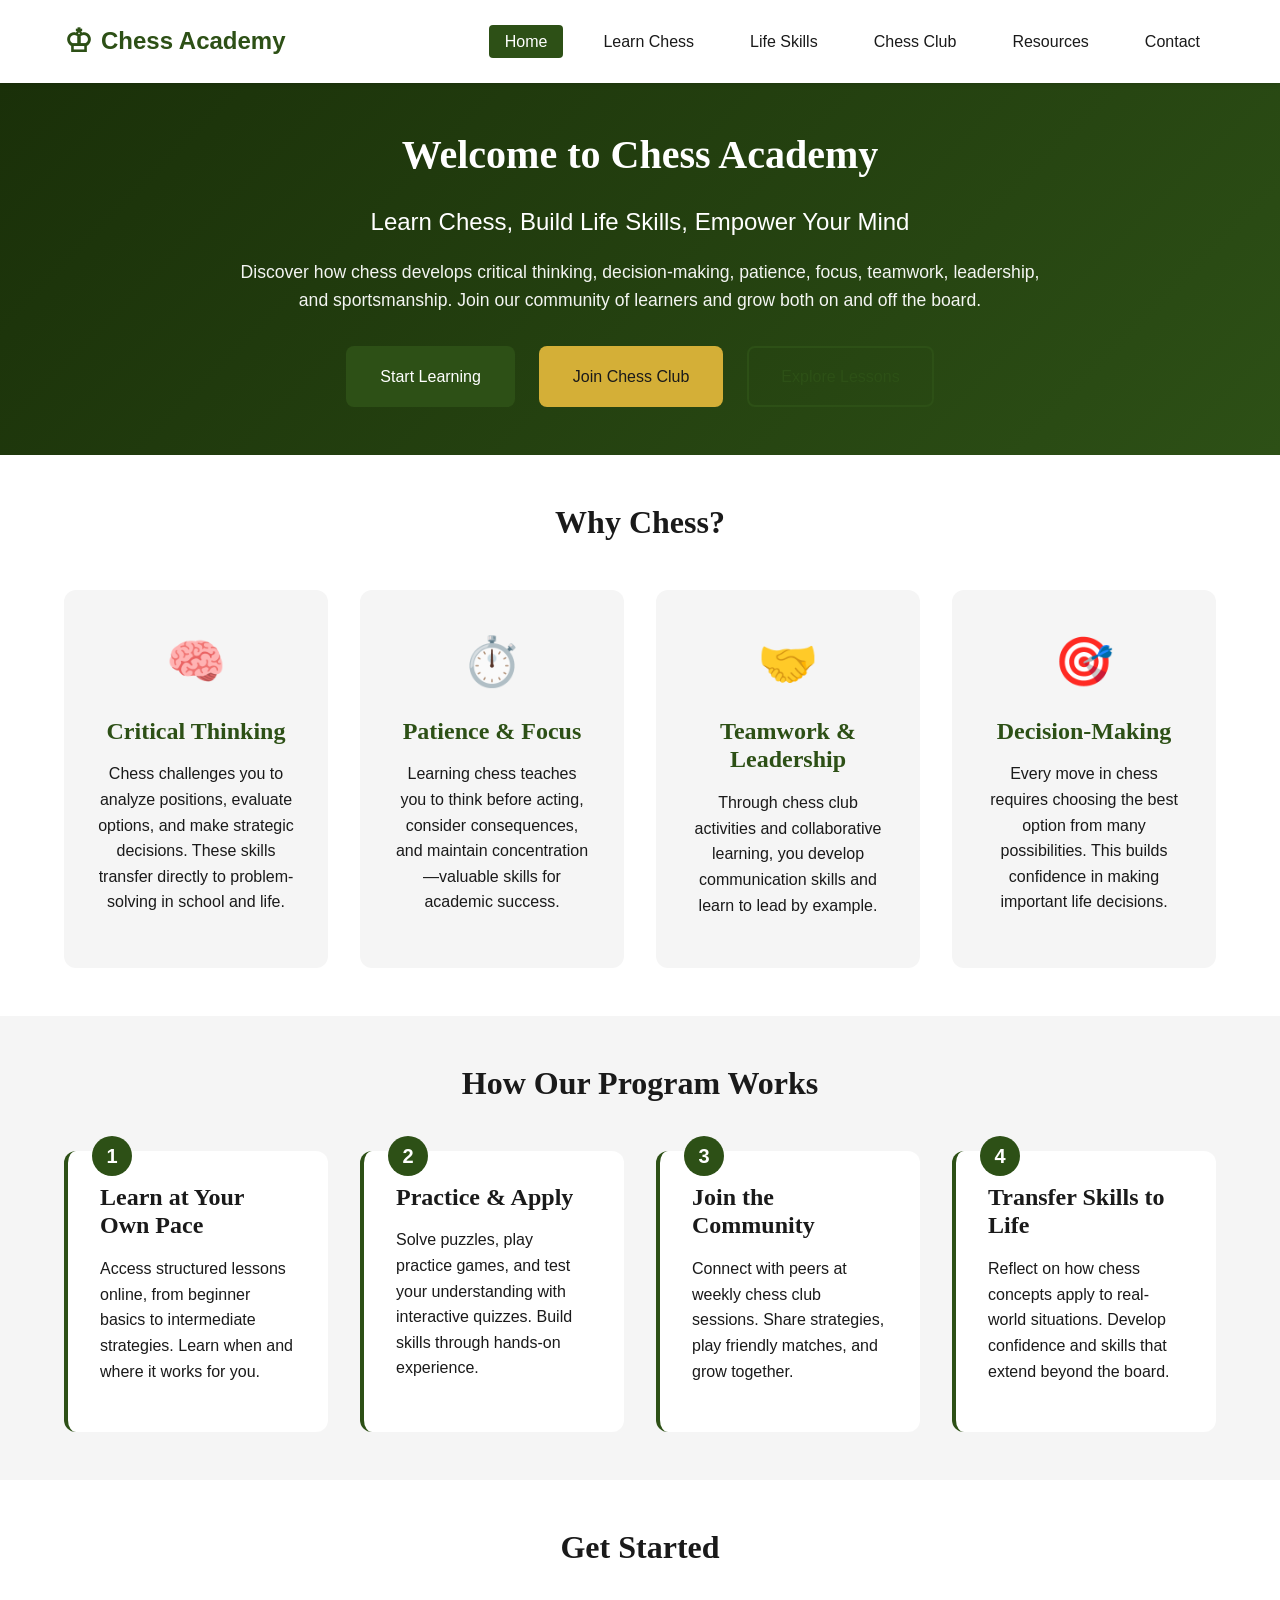
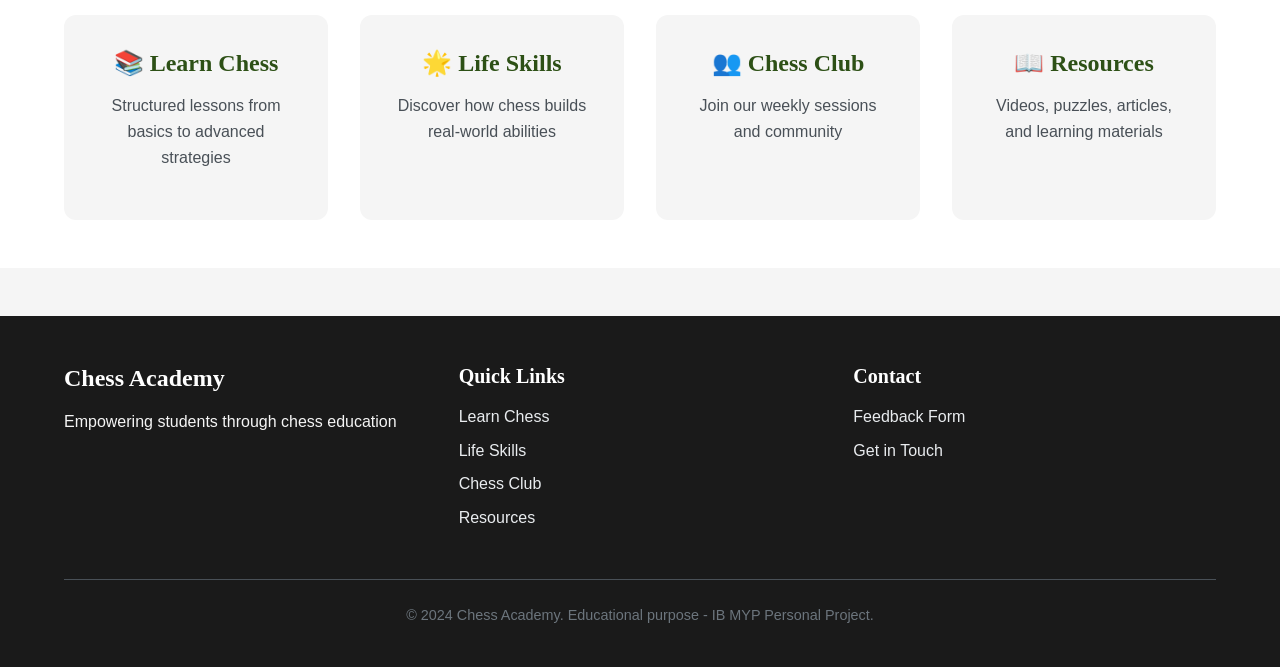
<file: index.html>
<!DOCTYPE html>
<html lang="en">
<head>
    <meta charset="UTF-8">
    <meta name="viewport" content="width=device-width, initial-scale=1.0">
    <meta name="description" content="Educational chess website teaching chess skills and life skills to students aged 8-18">
    <title>Chess Academy - Learn Chess, Build Life Skills</title>
    <link rel="stylesheet" href="css/style.css">
</head>
<body>
    <!-- Navigation -->
    <nav class="navbar">
        <div class="container">
            <div class="nav-brand">
                <span class="chess-icon">♔</span>
                <span class="brand-text">Chess Academy</span>
            </div>
            <button class="nav-toggle" aria-label="Toggle navigation">
                <span></span>
                <span></span>
                <span></span>
            </button>
            <ul class="nav-menu">
                <li><a href="index.html" class="active">Home</a></li>
                <li><a href="learn.html">Learn Chess</a></li>
                <li><a href="life-skills.html">Life Skills</a></li>
                <li><a href="chess-club.html">Chess Club</a></li>
                <li><a href="resources.html">Resources</a></li>
                <li><a href="contact.html">Contact</a></li>
            </ul>
        </div>
    </nav>

    <!-- Hero Section -->
    <section class="hero">
        <div class="container">
            <div class="hero-content">
                <h1>Welcome to Chess Academy</h1>
                <p class="hero-subtitle">Learn Chess, Build Life Skills, Empower Your Mind</p>
                <p class="hero-description">
                    Discover how chess develops critical thinking, decision-making, patience, focus, 
                    teamwork, leadership, and sportsmanship. Join our community of learners and 
                    grow both on and off the board.
                </p>
                <div class="hero-buttons">
                    <a href="learn.html" class="btn btn-primary">Start Learning</a>
                    <a href="chess-club.html" class="btn btn-secondary">Join Chess Club</a>
                    <a href="learn.html" class="btn btn-outline">Explore Lessons</a>
                </div>
            </div>
        </div>
    </section>

    <!-- Purpose Section -->
    <section class="purpose-section">
        <div class="container">
            <h2>Why Chess?</h2>
            <div class="purpose-grid">
                <div class="purpose-card">
                    <div class="card-icon">🧠</div>
                    <h3>Critical Thinking</h3>
                    <p>Chess challenges you to analyze positions, evaluate options, and make strategic decisions. These skills transfer directly to problem-solving in school and life.</p>
                </div>
                <div class="purpose-card">
                    <div class="card-icon">⏱️</div>
                    <h3>Patience & Focus</h3>
                    <p>Learning chess teaches you to think before acting, consider consequences, and maintain concentration—valuable skills for academic success.</p>
                </div>
                <div class="purpose-card">
                    <div class="card-icon">🤝</div>
                    <h3>Teamwork & Leadership</h3>
                    <p>Through chess club activities and collaborative learning, you develop communication skills and learn to lead by example.</p>
                </div>
                <div class="purpose-card">
                    <div class="card-icon">🎯</div>
                    <h3>Decision-Making</h3>
                    <p>Every move in chess requires choosing the best option from many possibilities. This builds confidence in making important life decisions.</p>
                </div>
            </div>
        </div>
    </section>

    <!-- How It Works Section -->
    <section class="how-it-works">
        <div class="container">
            <h2>How Our Program Works</h2>
            <div class="steps-container">
                <div class="step">
                    <div class="step-number">1</div>
                    <h3>Learn at Your Own Pace</h3>
                    <p>Access structured lessons online, from beginner basics to intermediate strategies. Learn when and where it works for you.</p>
                </div>
                <div class="step">
                    <div class="step-number">2</div>
                    <h3>Practice & Apply</h3>
                    <p>Solve puzzles, play practice games, and test your understanding with interactive quizzes. Build skills through hands-on experience.</p>
                </div>
                <div class="step">
                    <div class="step-number">3</div>
                    <h3>Join the Community</h3>
                    <p>Connect with peers at weekly chess club sessions. Share strategies, play friendly matches, and grow together.</p>
                </div>
                <div class="step">
                    <div class="step-number">4</div>
                    <h3>Transfer Skills to Life</h3>
                    <p>Reflect on how chess concepts apply to real-world situations. Develop confidence and skills that extend beyond the board.</p>
                </div>
            </div>
        </div>
    </section>

    <!-- Quick Links Section -->
    <section class="quick-links">
        <div class="container">
            <h2>Get Started</h2>
            <div class="links-grid">
                <a href="learn.html" class="link-card">
                    <h3>📚 Learn Chess</h3>
                    <p>Structured lessons from basics to advanced strategies</p>
                </a>
                <a href="life-skills.html" class="link-card">
                    <h3>🌟 Life Skills</h3>
                    <p>Discover how chess builds real-world abilities</p>
                </a>
                <a href="chess-club.html" class="link-card">
                    <h3>👥 Chess Club</h3>
                    <p>Join our weekly sessions and community</p>
                </a>
                <a href="resources.html" class="link-card">
                    <h3>📖 Resources</h3>
                    <p>Videos, puzzles, articles, and learning materials</p>
                </a>
            </div>
        </div>
    </section>

    <!-- Footer -->
    <footer class="footer">
        <div class="container">
            <div class="footer-content">
                <div class="footer-section">
                    <h3>Chess Academy</h3>
                    <p>Empowering students through chess education</p>
                </div>
                <div class="footer-section">
                    <h4>Quick Links</h4>
                    <ul>
                        <li><a href="learn.html">Learn Chess</a></li>
                        <li><a href="life-skills.html">Life Skills</a></li>
                        <li><a href="chess-club.html">Chess Club</a></li>
                        <li><a href="resources.html">Resources</a></li>
                    </ul>
                </div>
                <div class="footer-section">
                    <h4>Contact</h4>
                    <ul>
                        <li><a href="contact.html">Feedback Form</a></li>
                        <li><a href="contact.html">Get in Touch</a></li>
                    </ul>
                </div>
            </div>
            <div class="footer-bottom">
                <p>&copy; 2024 Chess Academy. Educational purpose - IB MYP Personal Project.</p>
            </div>
        </div>
    </footer>

    <script src="js/main.js"></script>
</body>
</html>
</file>
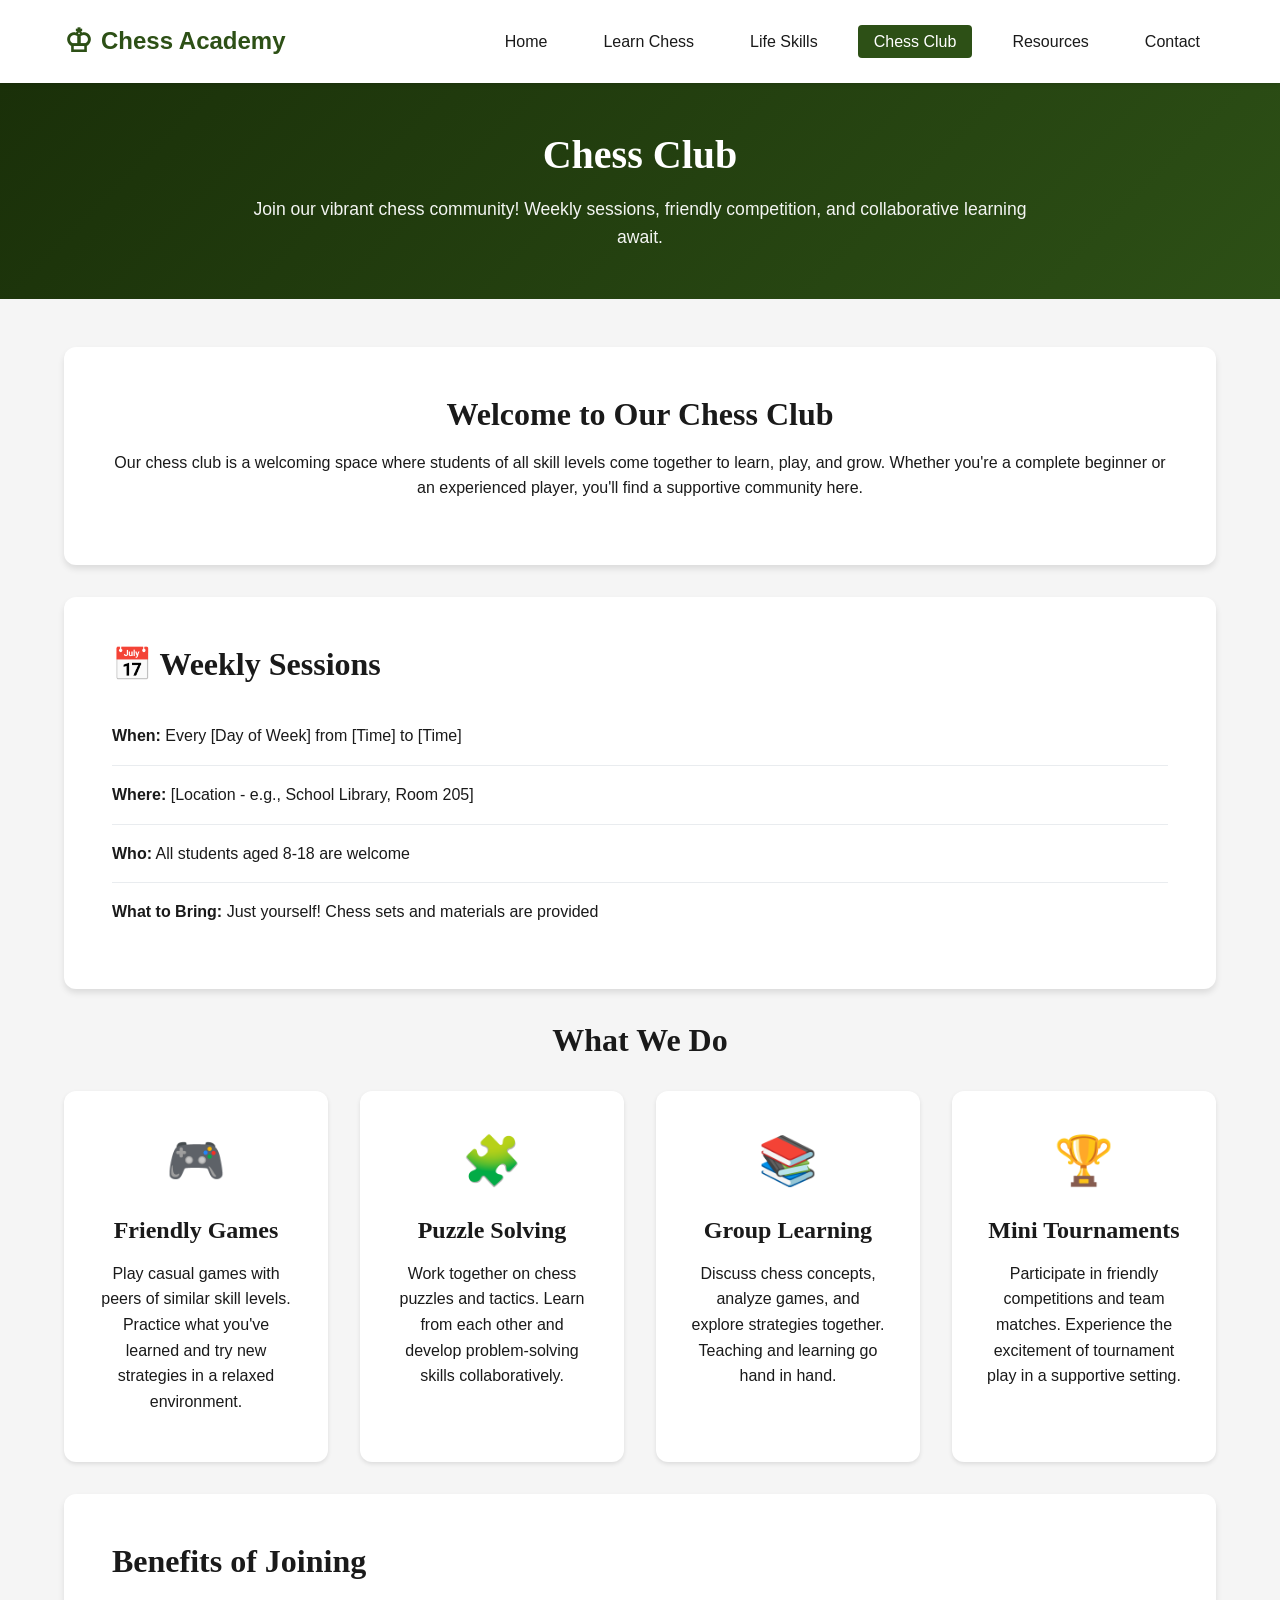
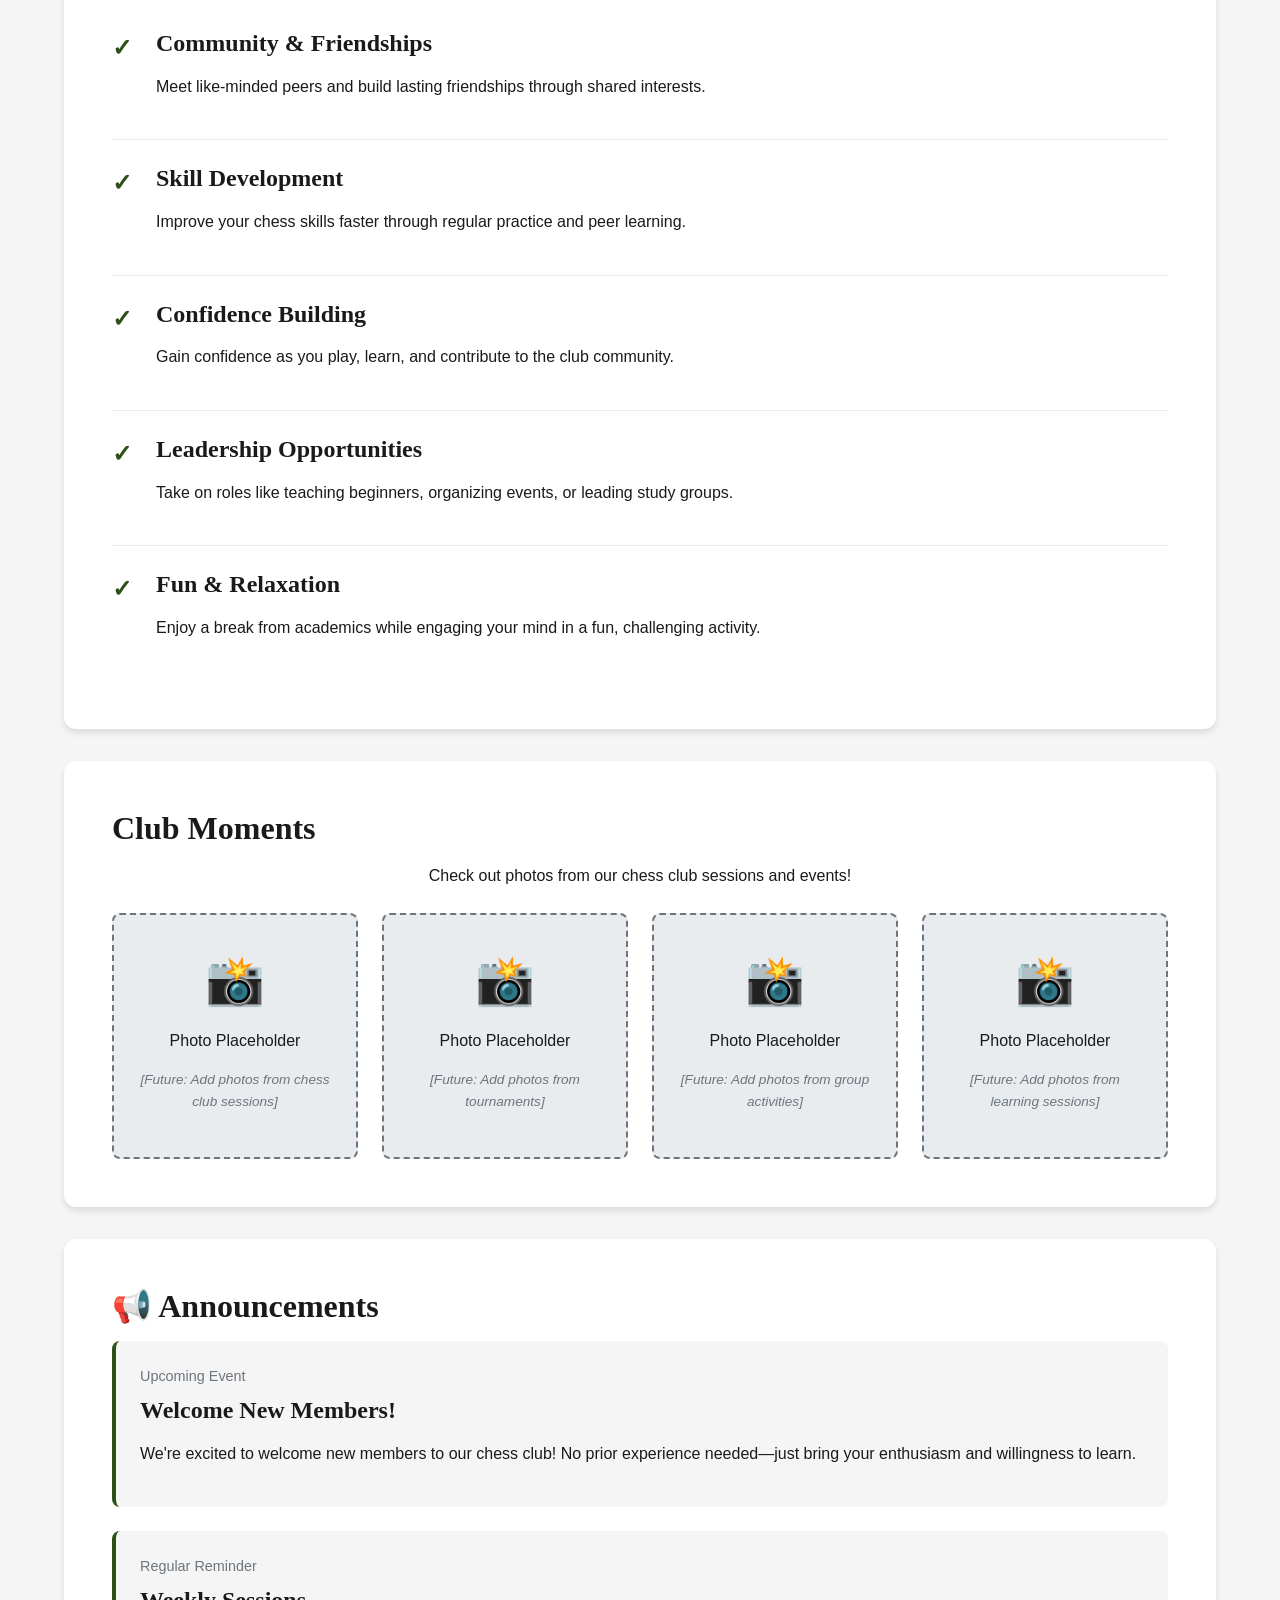
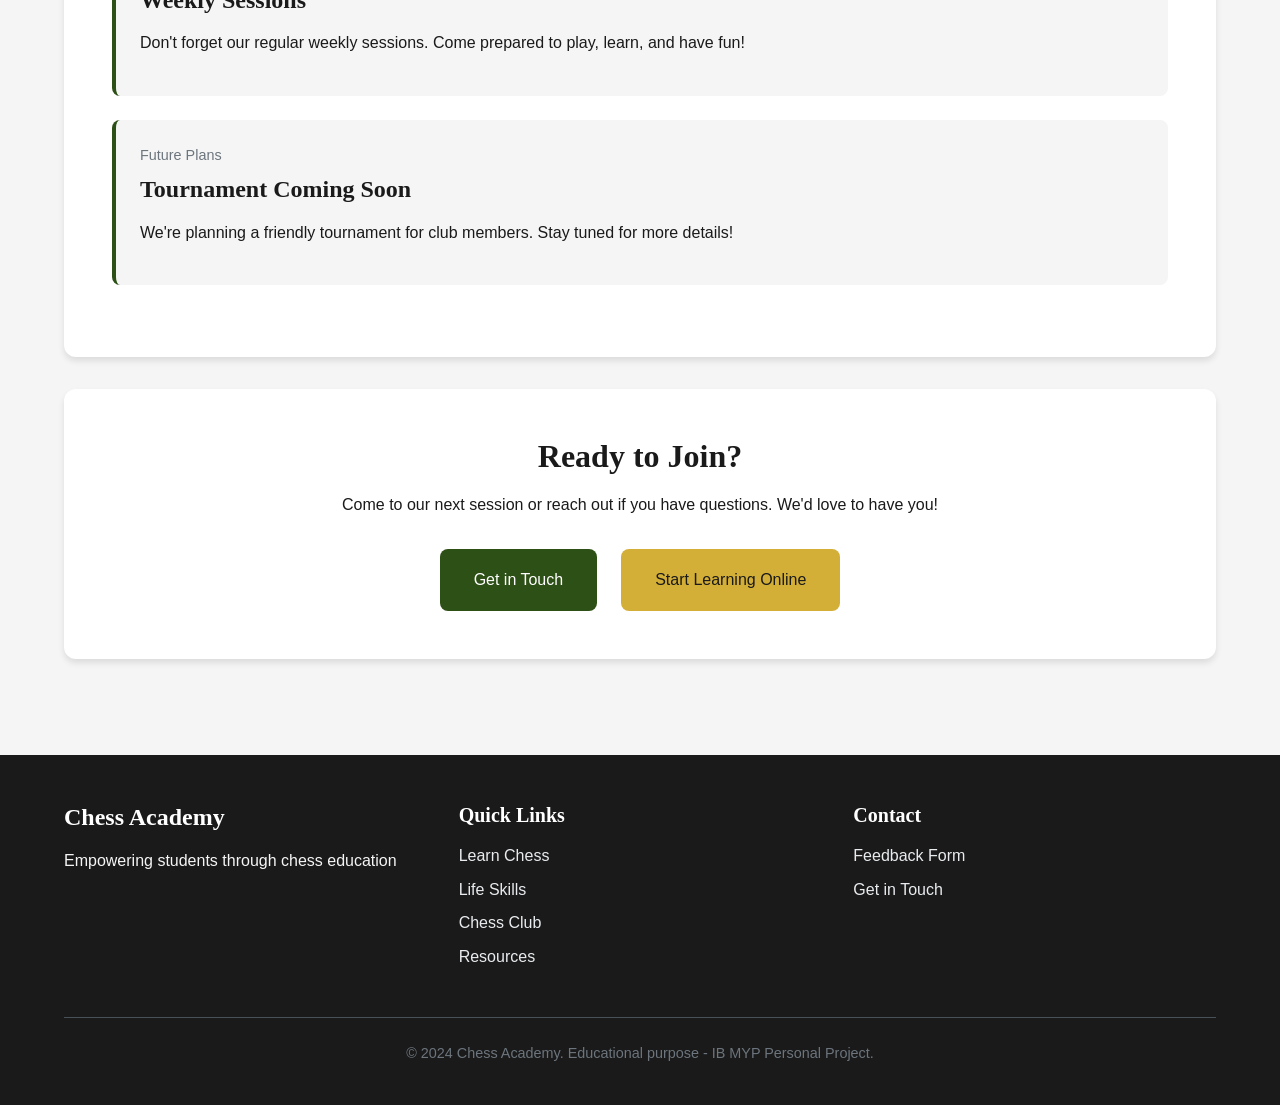
<file: chess-club.html>
<!DOCTYPE html>
<html lang="en">
<head>
    <meta charset="UTF-8">
    <meta name="viewport" content="width=device-width, initial-scale=1.0">
    <meta name="description" content="Join our school chess club - weekly sessions, community, and fun">
    <title>Chess Club - Chess Academy</title>
    <link rel="stylesheet" href="css/style.css">
</head>
<body>
    <!-- Navigation -->
    <nav class="navbar">
        <div class="container">
            <div class="nav-brand">
                <span class="chess-icon">♔</span>
                <span class="brand-text">Chess Academy</span>
            </div>
            <button class="nav-toggle" aria-label="Toggle navigation">
                <span></span>
                <span></span>
                <span></span>
            </button>
            <ul class="nav-menu">
                <li><a href="index.html">Home</a></li>
                <li><a href="learn.html">Learn Chess</a></li>
                <li><a href="life-skills.html">Life Skills</a></li>
                <li><a href="chess-club.html" class="active">Chess Club</a></li>
                <li><a href="resources.html">Resources</a></li>
                <li><a href="contact.html">Contact</a></li>
            </ul>
        </div>
    </nav>

    <!-- Page Header -->
    <section class="page-header">
        <div class="container">
            <h1>Chess Club</h1>
            <p>Join our vibrant chess community! Weekly sessions, friendly competition, and collaborative learning await.</p>
        </div>
    </section>

    <!-- Chess Club Content -->
    <section class="club-section">
        <div class="container">
            <!-- About the Club -->
            <div class="club-intro">
                <h2>Welcome to Our Chess Club</h2>
                <p>Our chess club is a welcoming space where students of all skill levels come together to learn, play, and grow. Whether you're a complete beginner or an experienced player, you'll find a supportive community here.</p>
            </div>

            <!-- Weekly Sessions -->
            <div class="club-info-card">
                <h2>📅 Weekly Sessions</h2>
                <div class="session-details">
                    <div class="detail-item">
                        <strong>When:</strong> Every [Day of Week] from [Time] to [Time]
                    </div>
                    <div class="detail-item">
                        <strong>Where:</strong> [Location - e.g., School Library, Room 205]
                    </div>
                    <div class="detail-item">
                        <strong>Who:</strong> All students aged 8-18 are welcome
                    </div>
                    <div class="detail-item">
                        <strong>What to Bring:</strong> Just yourself! Chess sets and materials are provided
                    </div>
                </div>
            </div>

            <!-- What We Do -->
            <div class="club-activities">
                <h2>What We Do</h2>
                <div class="activities-grid">
                    <div class="activity-card">
                        <div class="activity-icon">🎮</div>
                        <h3>Friendly Games</h3>
                        <p>Play casual games with peers of similar skill levels. Practice what you've learned and try new strategies in a relaxed environment.</p>
                    </div>
                    <div class="activity-card">
                        <div class="activity-icon">🧩</div>
                        <h3>Puzzle Solving</h3>
                        <p>Work together on chess puzzles and tactics. Learn from each other and develop problem-solving skills collaboratively.</p>
                    </div>
                    <div class="activity-card">
                        <div class="activity-icon">📚</div>
                        <h3>Group Learning</h3>
                        <p>Discuss chess concepts, analyze games, and explore strategies together. Teaching and learning go hand in hand.</p>
                    </div>
                    <div class="activity-card">
                        <div class="activity-icon">🏆</div>
                        <h3>Mini Tournaments</h3>
                        <p>Participate in friendly competitions and team matches. Experience the excitement of tournament play in a supportive setting.</p>
                    </div>
                </div>
            </div>

            <!-- Benefits -->
            <div class="club-benefits">
                <h2>Benefits of Joining</h2>
                <div class="benefits-list">
                    <div class="benefit-item">
                        <span class="checkmark">✓</span>
                        <div>
                            <h3>Community & Friendships</h3>
                            <p>Meet like-minded peers and build lasting friendships through shared interests.</p>
                        </div>
                    </div>
                    <div class="benefit-item">
                        <span class="checkmark">✓</span>
                        <div>
                            <h3>Skill Development</h3>
                            <p>Improve your chess skills faster through regular practice and peer learning.</p>
                        </div>
                    </div>
                    <div class="benefit-item">
                        <span class="checkmark">✓</span>
                        <div>
                            <h3>Confidence Building</h3>
                            <p>Gain confidence as you play, learn, and contribute to the club community.</p>
                        </div>
                    </div>
                    <div class="benefit-item">
                        <span class="checkmark">✓</span>
                        <div>
                            <h3>Leadership Opportunities</h3>
                            <p>Take on roles like teaching beginners, organizing events, or leading study groups.</p>
                        </div>
                    </div>
                    <div class="benefit-item">
                        <span class="checkmark">✓</span>
                        <div>
                            <h3>Fun & Relaxation</h3>
                            <p>Enjoy a break from academics while engaging your mind in a fun, challenging activity.</p>
                        </div>
                    </div>
                </div>
            </div>

            <!-- Photo Gallery Placeholder -->
            <div class="photo-gallery">
                <h2>Club Moments</h2>
                <p class="gallery-intro">Check out photos from our chess club sessions and events!</p>
                <div class="gallery-grid">
                    <div class="gallery-placeholder">
                        <p>📸</p>
                        <p>Photo Placeholder</p>
                        <p class="placeholder-note">[Future: Add photos from chess club sessions]</p>
                    </div>
                    <div class="gallery-placeholder">
                        <p>📸</p>
                        <p>Photo Placeholder</p>
                        <p class="placeholder-note">[Future: Add photos from tournaments]</p>
                    </div>
                    <div class="gallery-placeholder">
                        <p>📸</p>
                        <p>Photo Placeholder</p>
                        <p class="placeholder-note">[Future: Add photos from group activities]</p>
                    </div>
                    <div class="gallery-placeholder">
                        <p>📸</p>
                        <p>Photo Placeholder</p>
                        <p class="placeholder-note">[Future: Add photos from learning sessions]</p>
                    </div>
                </div>
            </div>

            <!-- Announcements -->
            <div class="announcements">
                <h2>📢 Announcements</h2>
                <div class="announcement-card">
                    <div class="announcement-date">Upcoming Event</div>
                    <h3>Welcome New Members!</h3>
                    <p>We're excited to welcome new members to our chess club! No prior experience needed—just bring your enthusiasm and willingness to learn.</p>
                </div>
                <div class="announcement-card">
                    <div class="announcement-date">Regular Reminder</div>
                    <h3>Weekly Sessions</h3>
                    <p>Don't forget our regular weekly sessions. Come prepared to play, learn, and have fun!</p>
                </div>
                <div class="announcement-card">
                    <div class="announcement-date">Future Plans</div>
                    <h3>Tournament Coming Soon</h3>
                    <p>We're planning a friendly tournament for club members. Stay tuned for more details!</p>
                </div>
            </div>

            <!-- Join CTA -->
            <div class="join-cta">
                <h2>Ready to Join?</h2>
                <p>Come to our next session or reach out if you have questions. We'd love to have you!</p>
                <div class="cta-buttons">
                    <a href="contact.html" class="btn btn-primary">Get in Touch</a>
                    <a href="learn.html" class="btn btn-secondary">Start Learning Online</a>
                </div>
            </div>
        </div>
    </section>

    <!-- Footer -->
    <footer class="footer">
        <div class="container">
            <div class="footer-content">
                <div class="footer-section">
                    <h3>Chess Academy</h3>
                    <p>Empowering students through chess education</p>
                </div>
                <div class="footer-section">
                    <h4>Quick Links</h4>
                    <ul>
                        <li><a href="learn.html">Learn Chess</a></li>
                        <li><a href="life-skills.html">Life Skills</a></li>
                        <li><a href="chess-club.html">Chess Club</a></li>
                        <li><a href="resources.html">Resources</a></li>
                    </ul>
                </div>
                <div class="footer-section">
                    <h4>Contact</h4>
                    <ul>
                        <li><a href="contact.html">Feedback Form</a></li>
                        <li><a href="contact.html">Get in Touch</a></li>
                    </ul>
                </div>
            </div>
            <div class="footer-bottom">
                <p>&copy; 2024 Chess Academy. Educational purpose - IB MYP Personal Project.</p>
            </div>
        </div>
    </footer>

    <script src="js/main.js"></script>
</body>
</html>
</file>
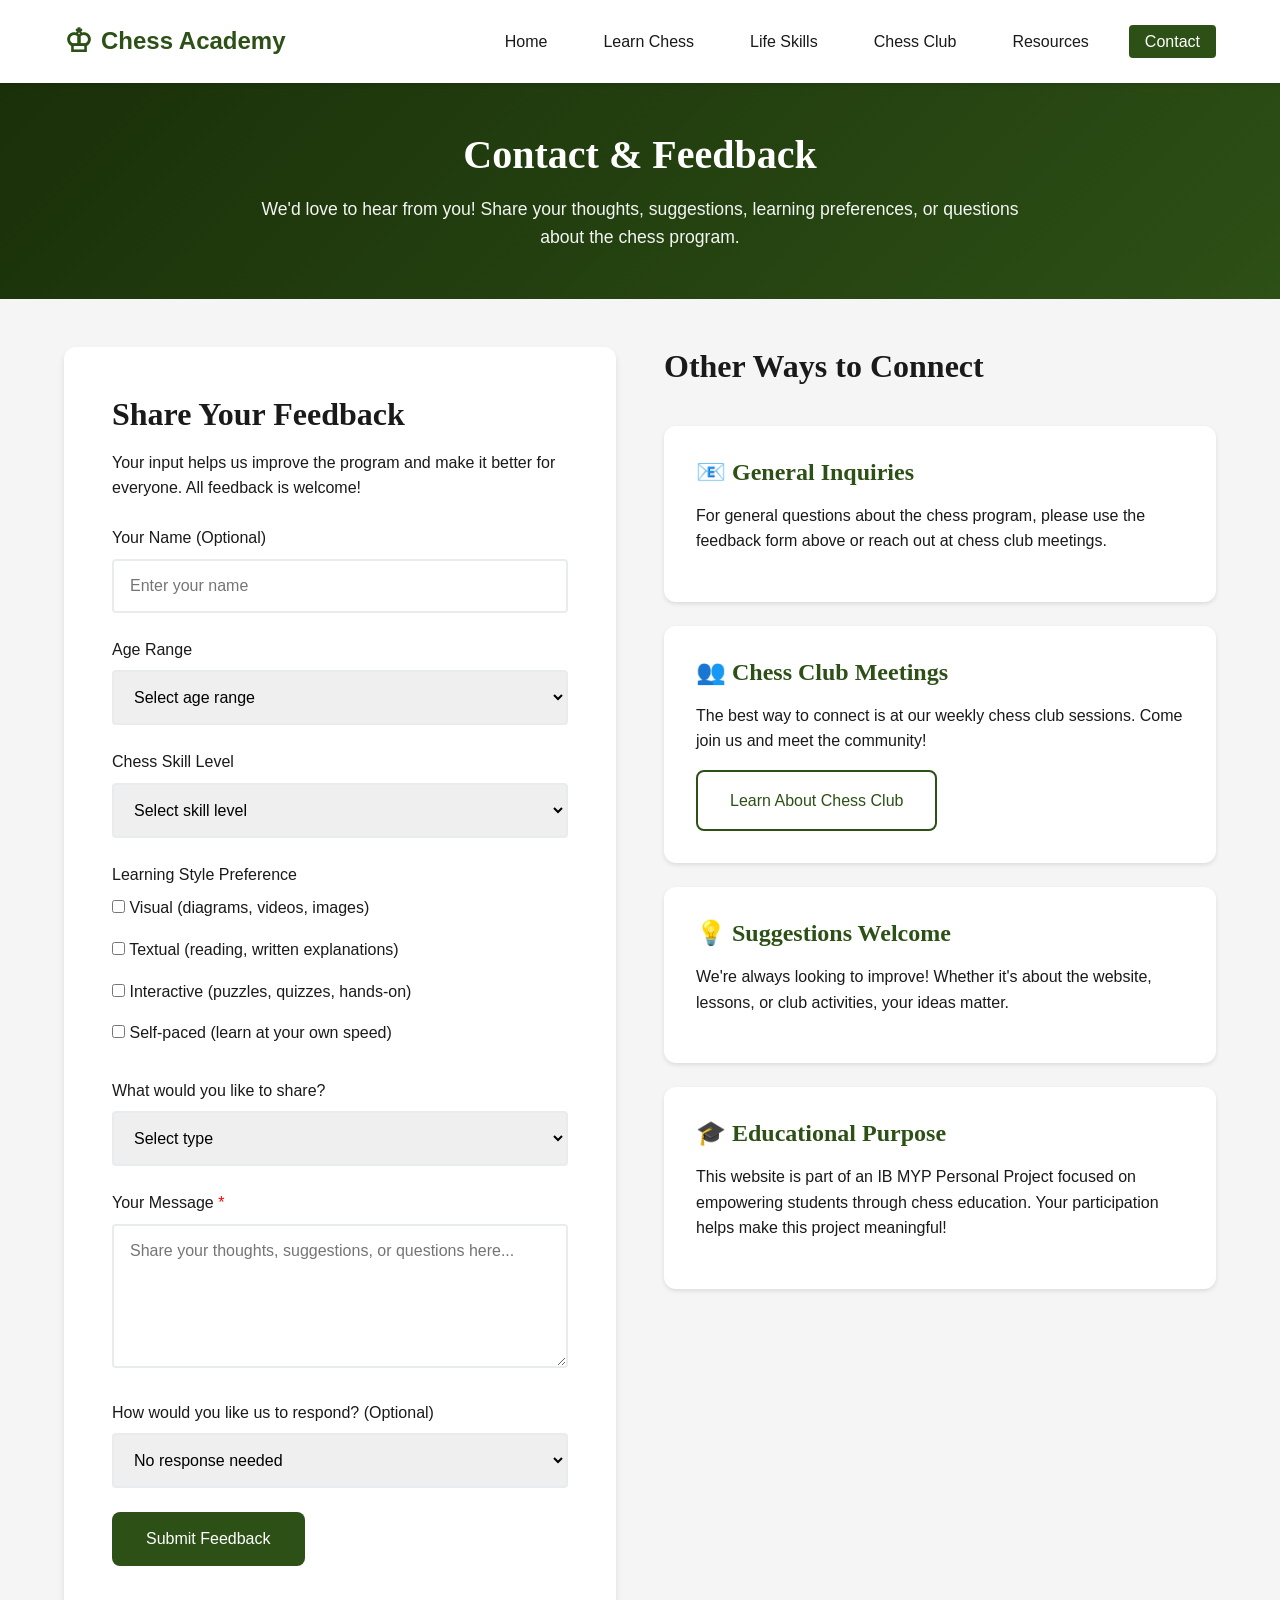
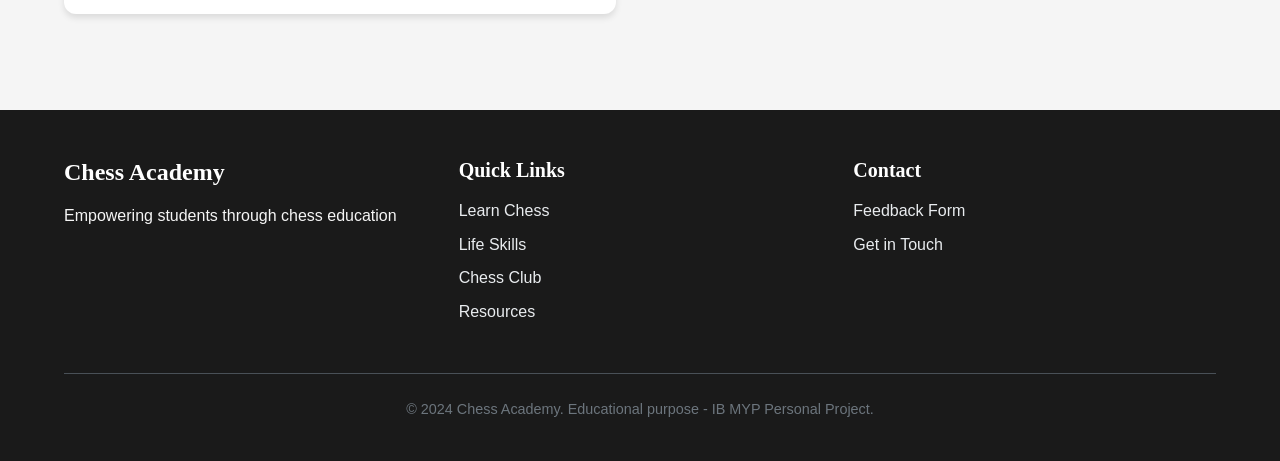
<file: contact.html>
<!DOCTYPE html>
<html lang="en">
<head>
    <meta charset="UTF-8">
    <meta name="viewport" content="width=device-width, initial-scale=1.0">
    <meta name="description" content="Contact us and share your feedback about the chess program">
    <title>Contact & Feedback - Chess Academy</title>
    <link rel="stylesheet" href="css/style.css">
</head>
<body>
    <!-- Navigation -->
    <nav class="navbar">
        <div class="container">
            <div class="nav-brand">
                <span class="chess-icon">♔</span>
                <span class="brand-text">Chess Academy</span>
            </div>
            <button class="nav-toggle" aria-label="Toggle navigation">
                <span></span>
                <span></span>
                <span></span>
            </button>
            <ul class="nav-menu">
                <li><a href="index.html">Home</a></li>
                <li><a href="learn.html">Learn Chess</a></li>
                <li><a href="life-skills.html">Life Skills</a></li>
                <li><a href="chess-club.html">Chess Club</a></li>
                <li><a href="resources.html">Resources</a></li>
                <li><a href="contact.html" class="active">Contact</a></li>
            </ul>
        </div>
    </nav>

    <!-- Page Header -->
    <section class="page-header">
        <div class="container">
            <h1>Contact & Feedback</h1>
            <p>We'd love to hear from you! Share your thoughts, suggestions, learning preferences, or questions about the chess program.</p>
        </div>
    </section>

    <!-- Contact Section -->
    <section class="contact-section">
        <div class="container">
            <div class="contact-content">
                <!-- Feedback Form -->
                <div class="form-container">
                    <h2>Share Your Feedback</h2>
                    <p>Your input helps us improve the program and make it better for everyone. All feedback is welcome!</p>
                    
                    <form id="feedbackForm" class="feedback-form">
                        <div class="form-group">
                            <label for="name">Your Name (Optional)</label>
                            <input type="text" id="name" name="name" placeholder="Enter your name">
                        </div>

                        <div class="form-group">
                            <label for="age">Age Range</label>
                            <select id="age" name="age">
                                <option value="">Select age range</option>
                                <option value="8-10">8-10 years</option>
                                <option value="11-13">11-13 years</option>
                                <option value="14-16">14-16 years</option>
                                <option value="17-18">17-18 years</option>
                                <option value="other">Other</option>
                            </select>
                        </div>

                        <div class="form-group">
                            <label for="skill-level">Chess Skill Level</label>
                            <select id="skill-level" name="skill-level">
                                <option value="">Select skill level</option>
                                <option value="beginner">Complete Beginner</option>
                                <option value="novice">Novice (Know the rules)</option>
                                <option value="intermediate">Intermediate</option>
                                <option value="advanced">Advanced</option>
                            </select>
                        </div>

                        <div class="form-group">
                            <label for="learning-style">Learning Style Preference</label>
                            <div class="checkbox-group">
                                <label class="checkbox-label">
                                    <input type="checkbox" name="learning-style" value="visual">
                                    <span>Visual (diagrams, videos, images)</span>
                                </label>
                                <label class="checkbox-label">
                                    <input type="checkbox" name="learning-style" value="textual">
                                    <span>Textual (reading, written explanations)</span>
                                </label>
                                <label class="checkbox-label">
                                    <input type="checkbox" name="learning-style" value="interactive">
                                    <span>Interactive (puzzles, quizzes, hands-on)</span>
                                </label>
                                <label class="checkbox-label">
                                    <input type="checkbox" name="learning-style" value="self-paced">
                                    <span>Self-paced (learn at your own speed)</span>
                                </label>
                            </div>
                        </div>

                        <div class="form-group">
                            <label for="feedback-type">What would you like to share?</label>
                            <select id="feedback-type" name="feedback-type">
                                <option value="">Select type</option>
                                <option value="suggestion">Suggestion for improvement</option>
                                <option value="question">Question about the program</option>
                                <option value="compliment">Positive feedback</option>
                                <option value="concern">Concern or issue</option>
                                <option value="other">Other</option>
                            </select>
                        </div>

                        <div class="form-group">
                            <label for="message">Your Message</label>
                            <textarea id="message" name="message" rows="6" placeholder="Share your thoughts, suggestions, or questions here..." required></textarea>
                        </div>

                        <div class="form-group">
                            <label for="contact-preference">How would you like us to respond? (Optional)</label>
                            <select id="contact-preference" name="contact-preference">
                                <option value="">No response needed</option>
                                <option value="email">Email</option>
                                <option value="chess-club">At chess club meeting</option>
                                <option value="website">Post response on website</option>
                            </select>
                        </div>

                        <button type="submit" class="btn btn-primary">Submit Feedback</button>
                    </form>

                    <div id="form-success" class="form-message success-message" style="display: none;">
                        <h3>✓ Thank You!</h3>
                        <p>Your feedback has been received. We appreciate you taking the time to share your thoughts!</p>
                    </div>
                </div>

                <!-- Contact Information -->
                <div class="contact-info">
                    <h2>Other Ways to Connect</h2>
                    
                    <div class="info-card">
                        <h3>📧 General Inquiries</h3>
                        <p>For general questions about the chess program, please use the feedback form above or reach out at chess club meetings.</p>
                    </div>

                    <div class="info-card">
                        <h3>👥 Chess Club Meetings</h3>
                        <p>The best way to connect is at our weekly chess club sessions. Come join us and meet the community!</p>
                        <a href="chess-club.html" class="btn btn-outline">Learn About Chess Club</a>
                    </div>

                    <div class="info-card">
                        <h3>💡 Suggestions Welcome</h3>
                        <p>We're always looking to improve! Whether it's about the website, lessons, or club activities, your ideas matter.</p>
                    </div>

                    <div class="info-card">
                        <h3>🎓 Educational Purpose</h3>
                        <p>This website is part of an IB MYP Personal Project focused on empowering students through chess education. Your participation helps make this project meaningful!</p>
                    </div>
                </div>
            </div>
        </div>
    </section>

    <!-- Footer -->
    <footer class="footer">
        <div class="container">
            <div class="footer-content">
                <div class="footer-section">
                    <h3>Chess Academy</h3>
                    <p>Empowering students through chess education</p>
                </div>
                <div class="footer-section">
                    <h4>Quick Links</h4>
                    <ul>
                        <li><a href="learn.html">Learn Chess</a></li>
                        <li><a href="life-skills.html">Life Skills</a></li>
                        <li><a href="chess-club.html">Chess Club</a></li>
                        <li><a href="resources.html">Resources</a></li>
                    </ul>
                </div>
                <div class="footer-section">
                    <h4>Contact</h4>
                    <ul>
                        <li><a href="contact.html">Feedback Form</a></li>
                        <li><a href="contact.html">Get in Touch</a></li>
                    </ul>
                </div>
            </div>
            <div class="footer-bottom">
                <p>&copy; 2024 Chess Academy. Educational purpose - IB MYP Personal Project.</p>
            </div>
        </div>
    </footer>

    <script src="js/main.js"></script>
</body>
</html>
</file>
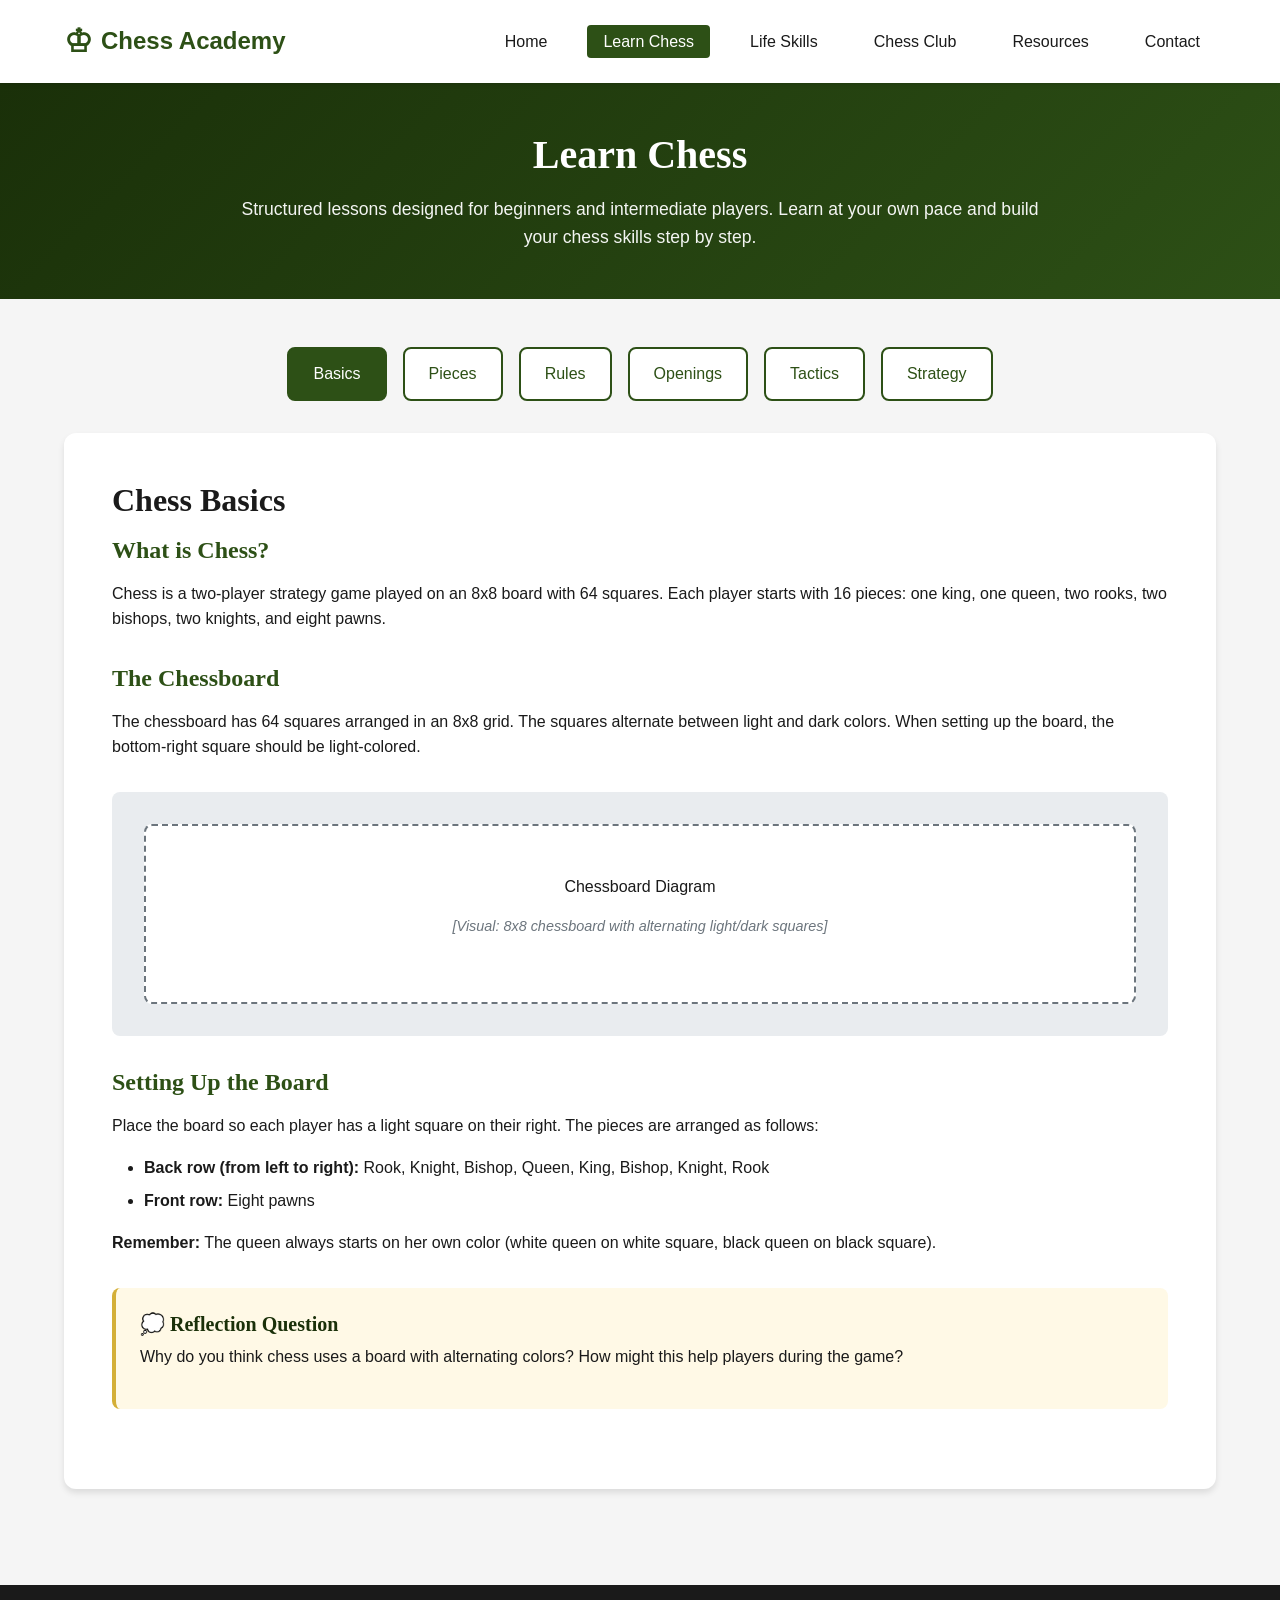
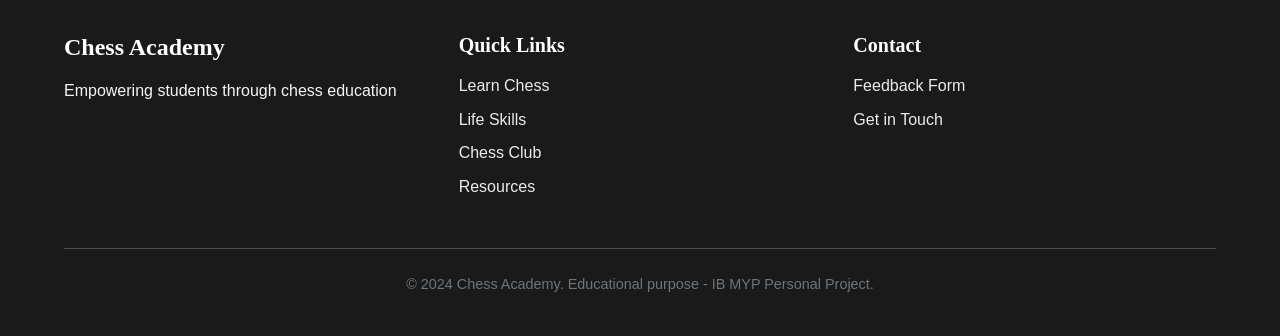
<file: learn.html>
<!DOCTYPE html>
<html lang="en">
<head>
    <meta charset="UTF-8">
    <meta name="viewport" content="width=device-width, initial-scale=1.0">
    <meta name="description" content="Learn chess with structured lessons from beginner to intermediate level">
    <title>Learn Chess - Chess Academy</title>
    <link rel="stylesheet" href="css/style.css">
</head>
<body>
    <!-- Navigation -->
    <nav class="navbar">
        <div class="container">
            <div class="nav-brand">
                <span class="chess-icon">♔</span>
                <span class="brand-text">Chess Academy</span>
            </div>
            <button class="nav-toggle" aria-label="Toggle navigation">
                <span></span>
                <span></span>
                <span></span>
            </button>
            <ul class="nav-menu">
                <li><a href="index.html">Home</a></li>
                <li><a href="learn.html" class="active">Learn Chess</a></li>
                <li><a href="life-skills.html">Life Skills</a></li>
                <li><a href="chess-club.html">Chess Club</a></li>
                <li><a href="resources.html">Resources</a></li>
                <li><a href="contact.html">Contact</a></li>
            </ul>
        </div>
    </nav>

    <!-- Page Header -->
    <section class="page-header">
        <div class="container">
            <h1>Learn Chess</h1>
            <p>Structured lessons designed for beginners and intermediate players. Learn at your own pace and build your chess skills step by step.</p>
        </div>
    </section>

    <!-- Lessons Container -->
    <section class="lessons-section">
        <div class="container">
            <!-- Lesson Navigation -->
            <div class="lesson-nav">
                <button class="lesson-tab active" data-lesson="basics">Basics</button>
                <button class="lesson-tab" data-lesson="pieces">Pieces</button>
                <button class="lesson-tab" data-lesson="rules">Rules</button>
                <button class="lesson-tab" data-lesson="openings">Openings</button>
                <button class="lesson-tab" data-lesson="tactics">Tactics</button>
                <button class="lesson-tab" data-lesson="strategy">Strategy</button>
            </div>

            <!-- Lesson Content -->
            <div class="lesson-content">
                <!-- Basics Lesson -->
                <div class="lesson-panel active" id="basics">
                    <h2>Chess Basics</h2>
                    <div class="lesson-text">
                        <h3>What is Chess?</h3>
                        <p>Chess is a two-player strategy game played on an 8x8 board with 64 squares. Each player starts with 16 pieces: one king, one queen, two rooks, two bishops, two knights, and eight pawns.</p>
                        
                        <h3>The Chessboard</h3>
                        <p>The chessboard has 64 squares arranged in an 8x8 grid. The squares alternate between light and dark colors. When setting up the board, the bottom-right square should be light-colored.</p>
                        
                        <div class="chess-board-demo">
                            <div class="board-placeholder">
                                <p>Chessboard Diagram</p>
                                <p class="board-note">[Visual: 8x8 chessboard with alternating light/dark squares]</p>
                            </div>
                        </div>

                        <h3>Setting Up the Board</h3>
                        <p>Place the board so each player has a light square on their right. The pieces are arranged as follows:</p>
                        <ul>
                            <li><strong>Back row (from left to right):</strong> Rook, Knight, Bishop, Queen, King, Bishop, Knight, Rook</li>
                            <li><strong>Front row:</strong> Eight pawns</li>
                        </ul>
                        <p><strong>Remember:</strong> The queen always starts on her own color (white queen on white square, black queen on black square).</p>

                        <div class="reflection-box">
                            <h4>💭 Reflection Question</h4>
                            <p>Why do you think chess uses a board with alternating colors? How might this help players during the game?</p>
                        </div>
                    </div>
                </div>

                <!-- Pieces Lesson -->
                <div class="lesson-panel" id="pieces">
                    <h2>Understanding Chess Pieces</h2>
                    <div class="lesson-text">
                        <h3>The King ♔</h3>
                        <p>The king is the most important piece. You lose if your king is captured (checkmated). The king moves one square in any direction: horizontally, vertically, or diagonally.</p>
                        <p><strong>Life Skill Connection:</strong> Protecting your king teaches you to prioritize what's most important and think about safety and security.</p>

                        <h3>The Queen ♕</h3>
                        <p>The queen is the most powerful piece. She can move any number of squares in any direction: horizontally, vertically, or diagonally.</p>
                        <p><strong>Life Skill Connection:</strong> The queen's versatility shows the value of adaptability and having multiple options in problem-solving.</p>

                        <h3>The Rook ♖</h3>
                        <p>The rook moves any number of squares horizontally or vertically (in straight lines).</p>
                        <p><strong>Life Skill Connection:</strong> Rooks teach us about direct action and clear, straightforward approaches to goals.</p>

                        <h3>The Bishop ♗</h3>
                        <p>The bishop moves any number of squares diagonally. Each player starts with two bishops: one on light squares and one on dark squares.</p>
                        <p><strong>Life Skill Connection:</strong> Bishops show us that different perspectives (light vs. dark squares) can both be valuable.</p>

                        <h3>The Knight ♘</h3>
                        <p>The knight moves in an L-shape: two squares in one direction, then one square perpendicular. Knights are the only pieces that can "jump over" other pieces.</p>
                        <p><strong>Life Skill Connection:</strong> Knights teach us that sometimes unconventional approaches can be effective and that obstacles can be overcome creatively.</p>

                        <h3>The Pawn ♙</h3>
                        <p>Pawns move forward one square at a time (or two squares on their first move). They capture diagonally. If a pawn reaches the opposite end of the board, it can be promoted to any piece (usually a queen).</p>
                        <p><strong>Life Skill Connection:</strong> Pawns show us that small, consistent progress can lead to great achievements. They remind us that everyone starts somewhere and can grow.</p>

                        <div class="interactive-quiz">
                            <h4>🧩 Quick Check</h4>
                            <p>Which piece can move in an L-shape?</p>
                            <button class="quiz-option" data-correct="false">Bishop</button>
                            <button class="quiz-option" data-correct="true">Knight</button>
                            <button class="quiz-option" data-correct="false">Rook</button>
                            <p class="quiz-feedback"></p>
                        </div>
                    </div>
                </div>

                <!-- Rules Lesson -->
                <div class="lesson-panel" id="rules">
                    <h2>Chess Rules</h2>
                    <div class="lesson-text">
                        <h3>How to Win</h3>
                        <p>You win by checkmating your opponent's king. This means the king is under attack (in check) and cannot escape.</p>

                        <h3>Check and Checkmate</h3>
                        <p><strong>Check:</strong> When your king is under attack, you must get out of check on your next move. You can do this by:</p>
                        <ul>
                            <li>Moving the king to a safe square</li>
                            <li>Blocking the attack with another piece</li>
                            <li>Capturing the attacking piece</li>
                        </ul>
                        <p><strong>Checkmate:</strong> When the king is in check and cannot escape, the game ends. The player who checkmates wins.</p>

                        <h3>Special Rules</h3>
                        <p><strong>Castling:</strong> A special move involving the king and a rook. The king moves two squares toward a rook, and the rook jumps over to the square next to the king. You can only castle if neither piece has moved, there are no pieces between them, and the king is not in check.</p>
                        
                        <p><strong>En Passant:</strong> A special pawn capture that can occur when a pawn moves two squares forward and lands next to an opponent's pawn.</p>
                        
                        <p><strong>Pawn Promotion:</strong> When a pawn reaches the opposite end of the board, it can be promoted to any piece (usually a queen).</p>

                        <h3>Draws</h3>
                        <p>A game can end in a draw (tie) in several ways:</p>
                        <ul>
                            <li>Stalemate: A player cannot make a legal move but is not in check</li>
                            <li>Insufficient material: Neither player has enough pieces to checkmate</li>
                            <li>Threefold repetition: The same position occurs three times</li>
                            <li>Agreement: Both players agree to a draw</li>
                        </ul>

                        <div class="reflection-box">
                            <h4>💭 Reflection Question</h4>
                            <p>Why do you think chess has rules about check and checkmate? How do rules help us in games and in life?</p>
                        </div>
                    </div>
                </div>

                <!-- Openings Lesson -->
                <div class="lesson-panel" id="openings">
                    <h2>Chess Openings</h2>
                    <div class="lesson-text">
                        <h3>What is an Opening?</h3>
                        <p>The opening is the first phase of the game, usually the first 10-15 moves. Good opening play sets up your pieces for the middle game and helps control the center of the board.</p>

                        <h3>Opening Principles</h3>
                        <ol>
                            <li><strong>Control the Center:</strong> The center squares (e4, e5, d4, d5) are important because pieces placed there have more mobility.</li>
                            <li><strong>Develop Your Pieces:</strong> Get your knights and bishops into active positions early.</li>
                            <li><strong>Castle Early:</strong> Protect your king by castling, usually within the first 10 moves.</li>
                            <li><strong>Don't Move the Same Piece Twice:</strong> Develop different pieces rather than moving one piece multiple times.</li>
                            <li><strong>Don't Bring Out the Queen Too Early:</strong> The queen is powerful but can be attacked easily if brought out too soon.</li>
                        </ol>

                        <h3>Popular Beginner Openings</h3>
                        <p><strong>Italian Game:</strong> 1. e4 e5 2. Nf3 Nc6 3. Bc4 - A solid opening that develops pieces quickly.</p>
                        <p><strong>Ruy Lopez:</strong> 1. e4 e5 2. Nf3 Nc6 3. Bb5 - One of the most popular and respected openings.</p>
                        <p><strong>Queen's Gambit:</strong> 1. d4 d5 2. c4 - A strategic opening focusing on controlling the center.</p>

                        <div class="chess-board-demo">
                            <div class="board-placeholder">
                                <p>Opening Position Example</p>
                                <p class="board-note">[Visual: Chessboard showing Italian Game opening position]</p>
                            </div>
                        </div>

                        <div class="reflection-box">
                            <h4>💭 Reflection Question</h4>
                            <p>How do opening principles (like controlling the center) relate to planning and preparation in real life? Can you think of examples?</p>
                        </div>
                    </div>
                </div>

                <!-- Tactics Lesson -->
                <div class="lesson-panel" id="tactics">
                    <h2>Chess Tactics</h2>
                    <div class="lesson-text">
                        <h3>What are Tactics?</h3>
                        <p>Tactics are short-term sequences of moves that gain an advantage, such as winning material or checkmating. Tactics are the building blocks of chess skill.</p>

                        <h3>Common Tactical Patterns</h3>
                        
                        <h4>Fork</h4>
                        <p>A fork occurs when one piece attacks two or more enemy pieces at the same time. Knights are excellent at forking because of their unique movement.</p>
                        <p><strong>Life Skill Connection:</strong> Forks teach us to look for opportunities where one action can achieve multiple goals.</p>

                        <h4>Pin</h4>
                        <p>A pin occurs when a piece cannot move because it would expose a more valuable piece behind it. Bishops, rooks, and queens can create pins.</p>
                        <p><strong>Life Skill Connection:</strong> Pins show us how constraints can limit our options and the importance of protecting valuable resources.</p>

                        <h4>Skewer</h4>
                        <p>Similar to a pin, but the more valuable piece is in front. When it moves, the less valuable piece behind is captured.</p>

                        <h4>Discovered Attack</h4>
                        <p>When moving one piece reveals an attack by another piece behind it. This can be very powerful!</p>

                        <h4>Double Check</h4>
                        <p>When two pieces attack the enemy king simultaneously. The king must move (cannot block or capture both).</p>

                        <div class="interactive-quiz">
                            <h4>🧩 Tactics Puzzle</h4>
                            <p>In this position, white can win material with a fork. Can you spot it?</p>
                            <div class="chess-board-demo">
                                <div class="board-placeholder">
                                    <p>Tactics Puzzle Position</p>
                                    <p class="board-note">[Visual: Chessboard showing a fork opportunity]</p>
                                </div>
                            </div>
                            <p class="puzzle-hint">Hint: Look for a knight move that attacks two pieces!</p>
                        </div>

                        <div class="reflection-box">
                            <h4>💭 Reflection Question</h4>
                            <p>How does recognizing patterns in chess help you recognize patterns in other areas of life? Can you think of examples?</p>
                        </div>
                    </div>
                </div>

                <!-- Strategy Lesson -->
                <div class="lesson-panel" id="strategy">
                    <h2>Basic Chess Strategy</h2>
                    <div class="lesson-text">
                        <h3>What is Strategy?</h3>
                        <p>While tactics are short-term combinations, strategy is the long-term plan. Good strategy involves understanding the position and making plans based on the strengths and weaknesses of both sides.</p>

                        <h3>Key Strategic Concepts</h3>
                        
                        <h4>Piece Activity</h4>
                        <p>Active pieces are more valuable than passive ones. Try to place your pieces on squares where they control important areas and have many options.</p>

                        <h4>Pawn Structure</h4>
                        <p>The arrangement of pawns affects the game. Weak pawns (isolated, doubled, or backward) can be targets. Strong pawn structures support your pieces.</p>

                        <h4>King Safety</h4>
                        <p>Always consider your king's safety. An exposed king is vulnerable to attacks. Keep your king protected, especially in the opening and middle game.</p>

                        <h4>Material vs. Position</h4>
                        <p>Sometimes it's worth sacrificing material (giving up a piece) for a better position or attack. This requires careful calculation and judgment.</p>

                        <h4>Time (Tempo)</h4>
                        <p>Each move is valuable. Don't waste moves. Try to develop your pieces efficiently and make moves that serve multiple purposes.</p>

                        <h3>Planning</h3>
                        <p>Good chess players always have a plan. Ask yourself:</p>
                        <ul>
                            <li>What are the weaknesses in my opponent's position?</li>
                            <li>What are the strengths of my position?</li>
                            <li>What is my opponent trying to do?</li>
                            <li>What is the best way to improve my position?</li>
                        </ul>

                        <div class="reflection-box">
                            <h4>💭 Reflection Question</h4>
                            <p>How does planning ahead in chess relate to setting goals and making plans in your academic and personal life? What can chess teach us about long-term thinking?</p>
                        </div>

                        <div class="lesson-completion">
                            <h3>🎉 Congratulations!</h3>
                            <p>You've completed the basic lessons! Continue practicing and exploring more advanced concepts. Remember to connect what you learn to real-world skills.</p>
                            <a href="resources.html" class="btn btn-primary">Explore More Resources</a>
                        </div>
                    </div>
                </div>
            </div>
        </div>
    </section>

    <!-- Footer -->
    <footer class="footer">
        <div class="container">
            <div class="footer-content">
                <div class="footer-section">
                    <h3>Chess Academy</h3>
                    <p>Empowering students through chess education</p>
                </div>
                <div class="footer-section">
                    <h4>Quick Links</h4>
                    <ul>
                        <li><a href="learn.html">Learn Chess</a></li>
                        <li><a href="life-skills.html">Life Skills</a></li>
                        <li><a href="chess-club.html">Chess Club</a></li>
                        <li><a href="resources.html">Resources</a></li>
                    </ul>
                </div>
                <div class="footer-section">
                    <h4>Contact</h4>
                    <ul>
                        <li><a href="contact.html">Feedback Form</a></li>
                        <li><a href="contact.html">Get in Touch</a></li>
                    </ul>
                </div>
            </div>
            <div class="footer-bottom">
                <p>&copy; 2024 Chess Academy. Educational purpose - IB MYP Personal Project.</p>
            </div>
        </div>
    </footer>

    <script src="js/main.js"></script>
</body>
</html>
</file>
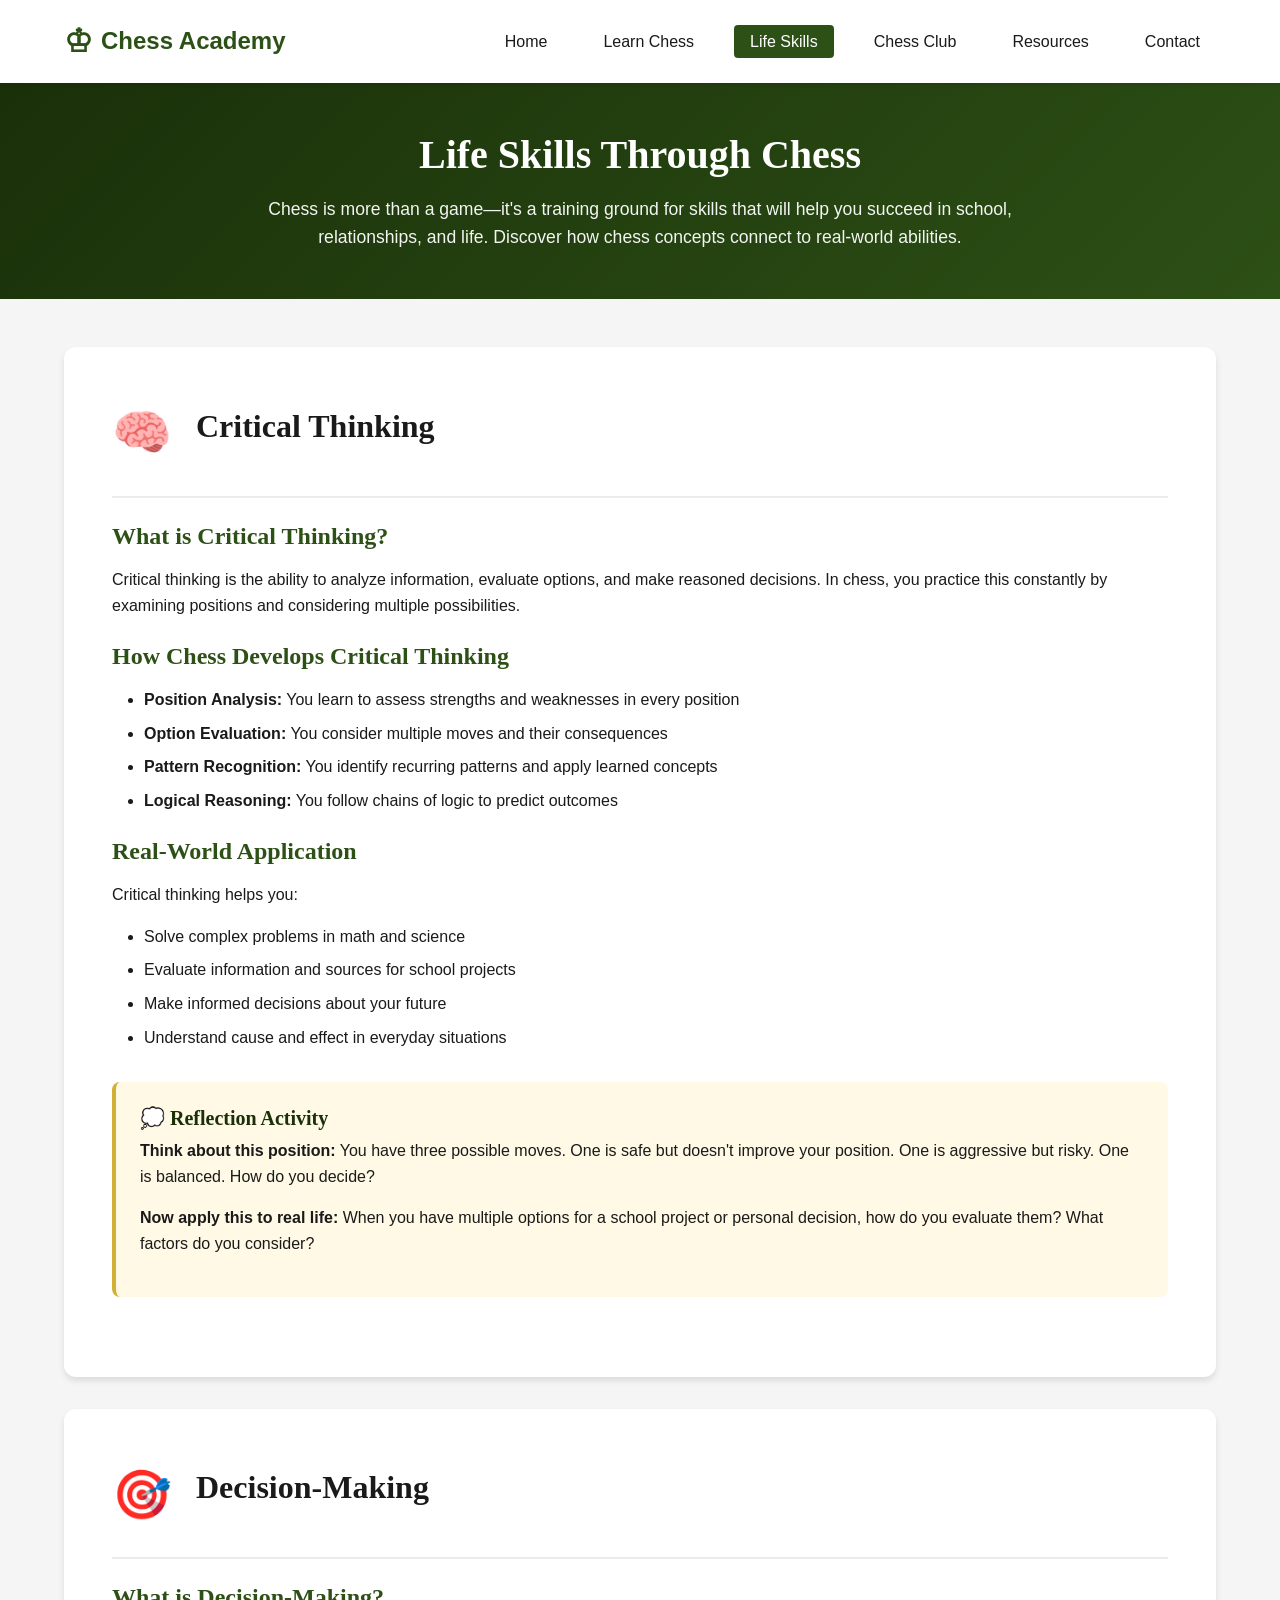
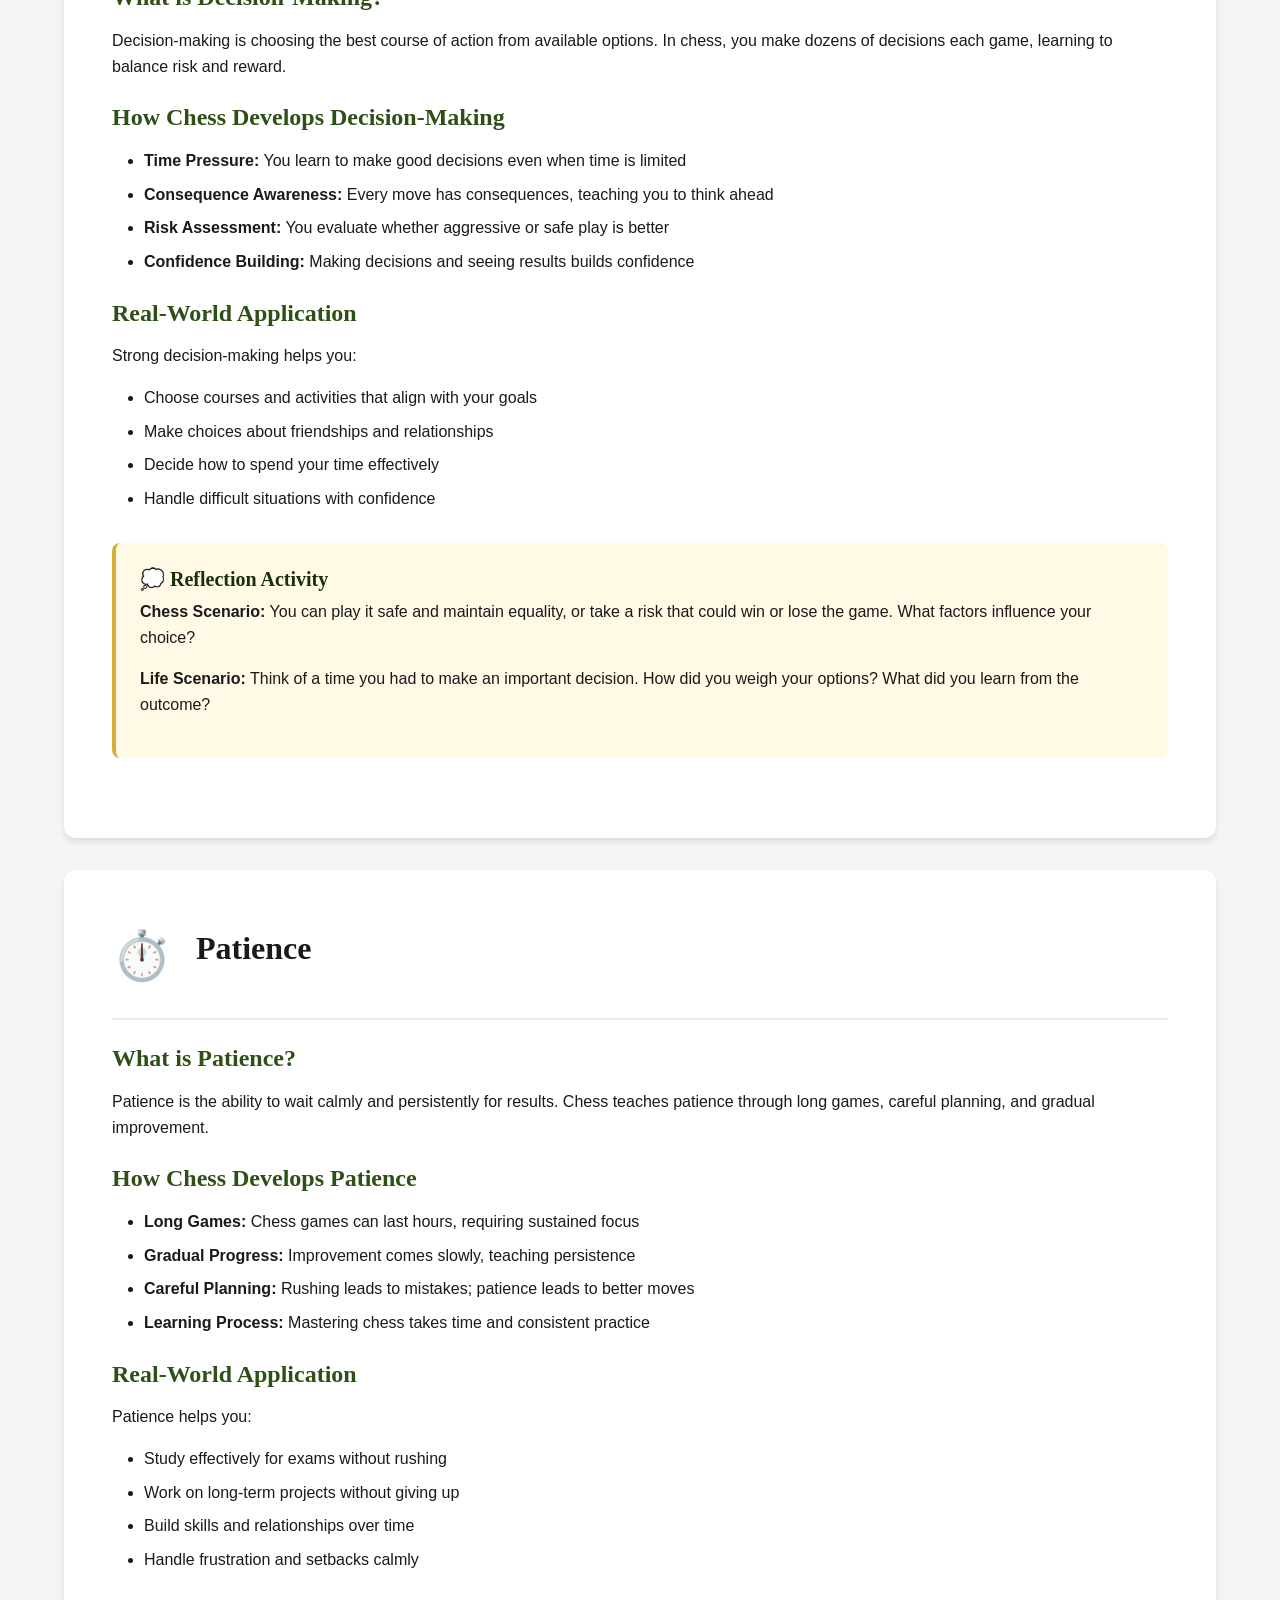
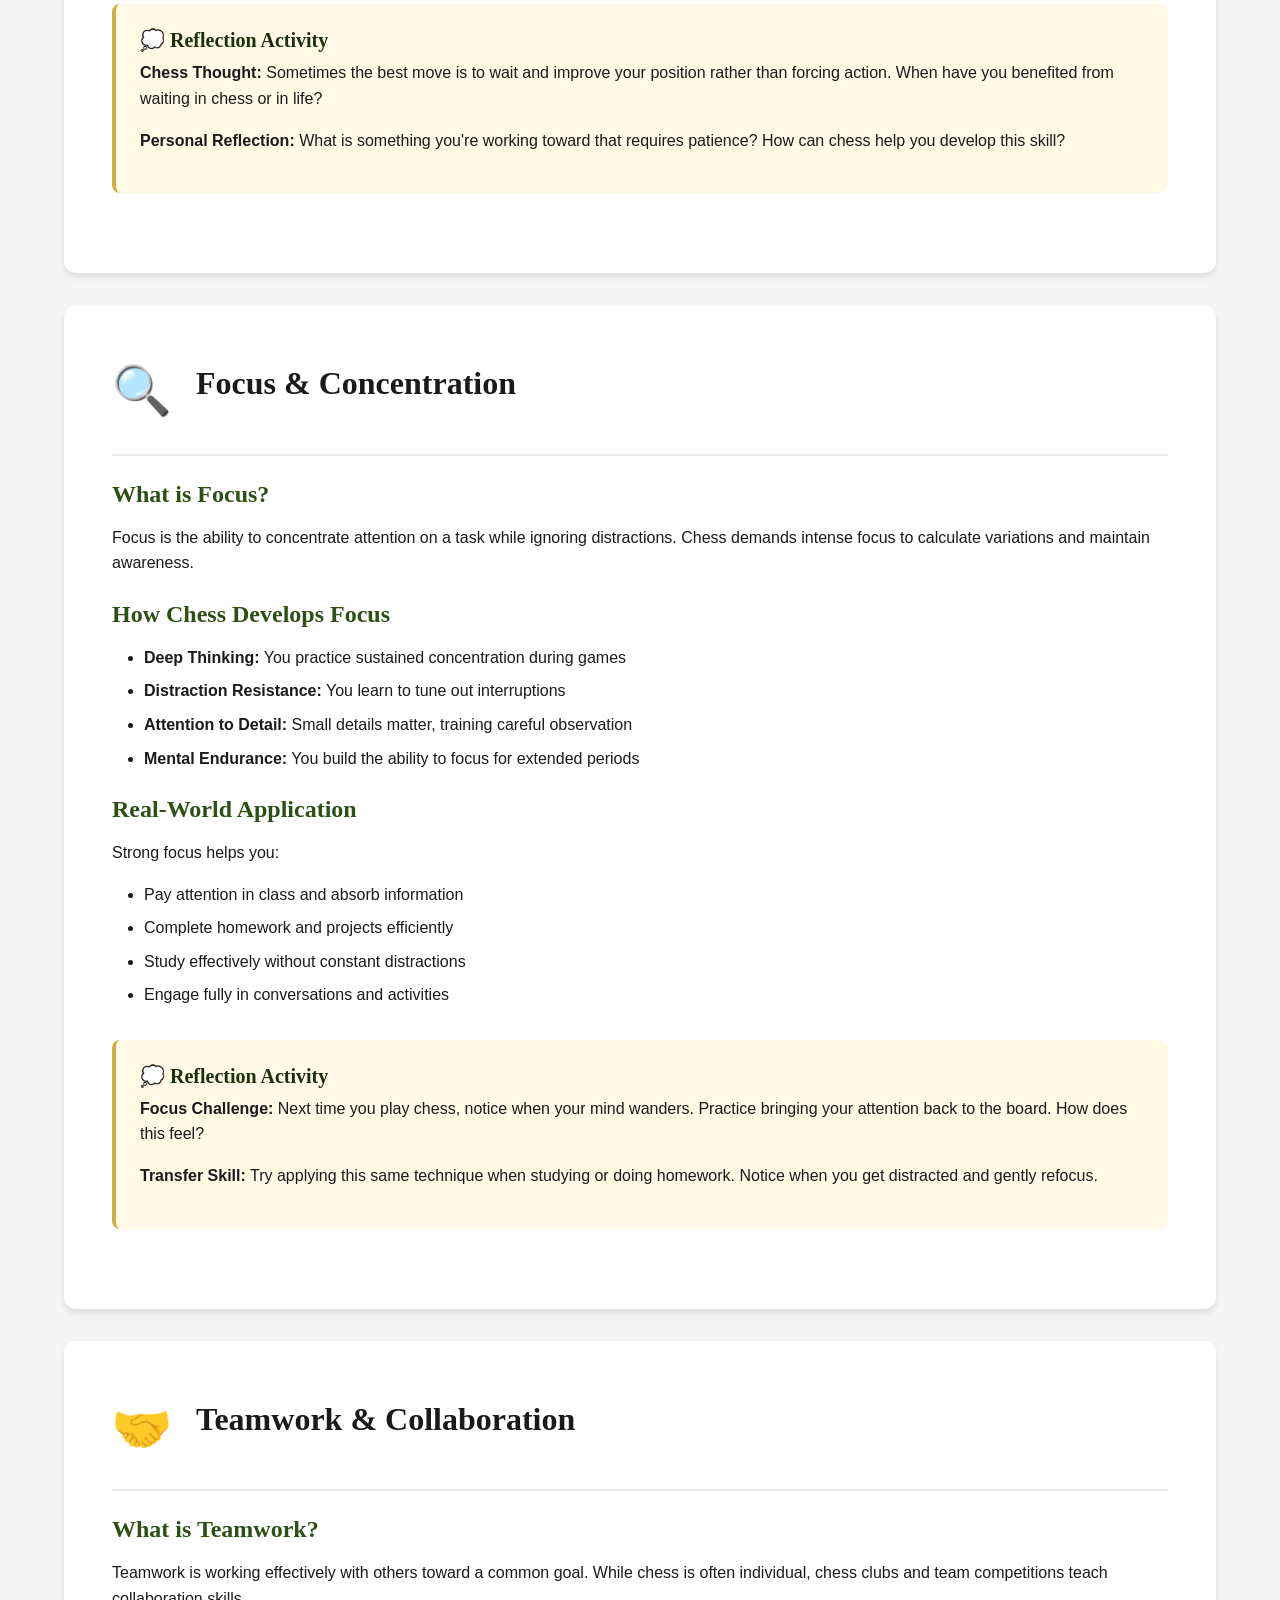
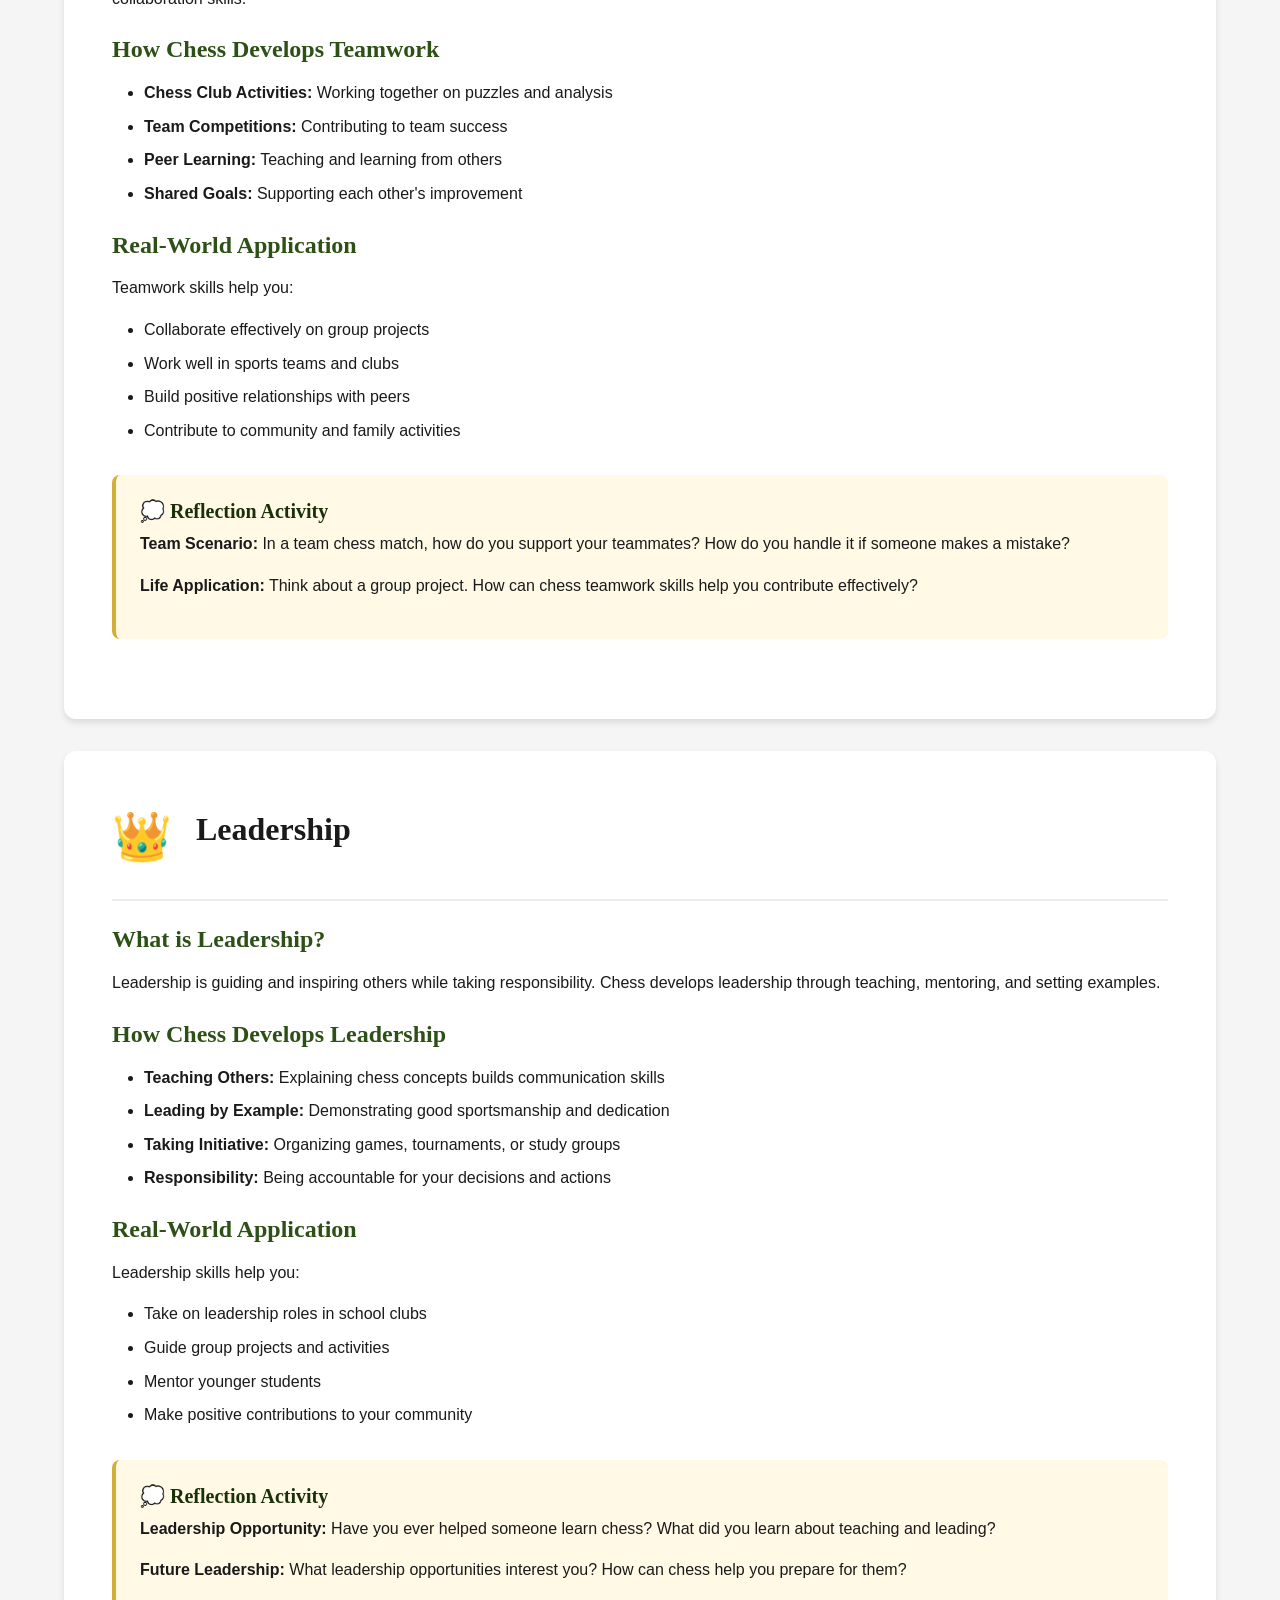
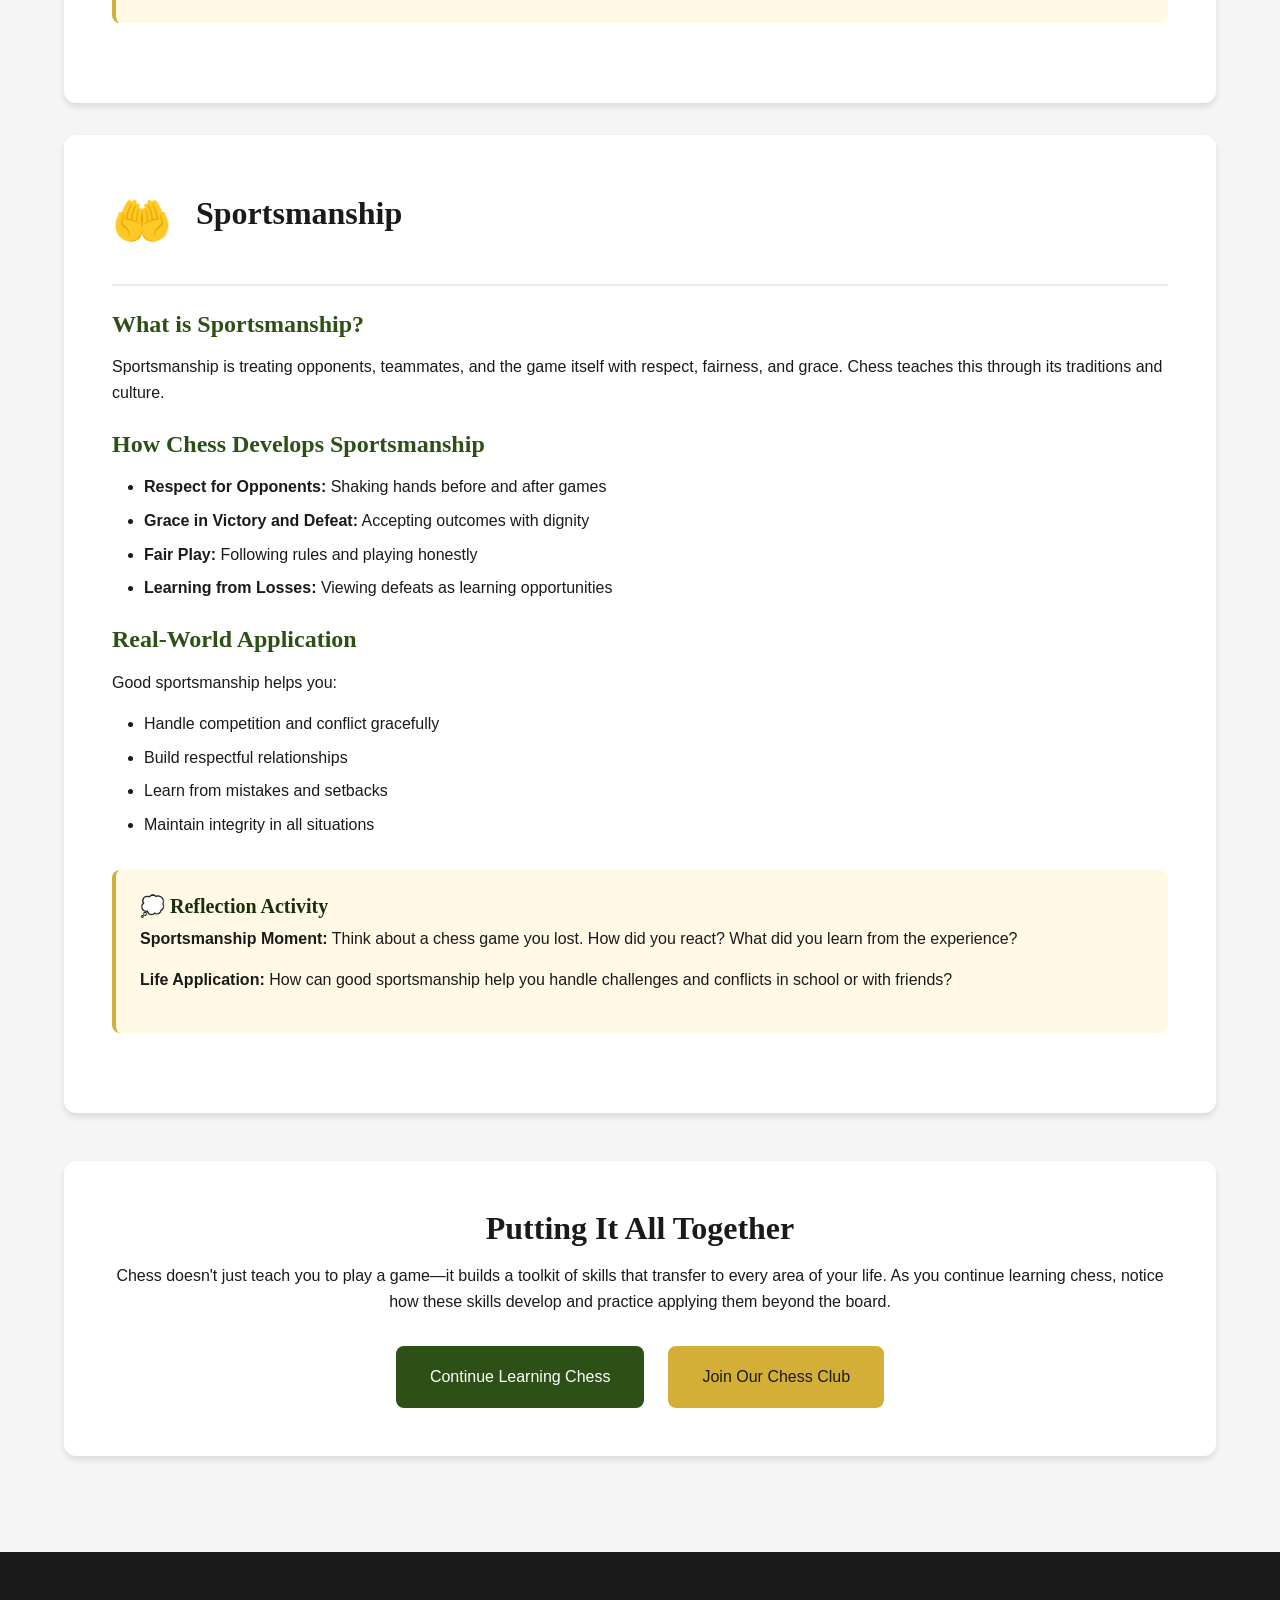
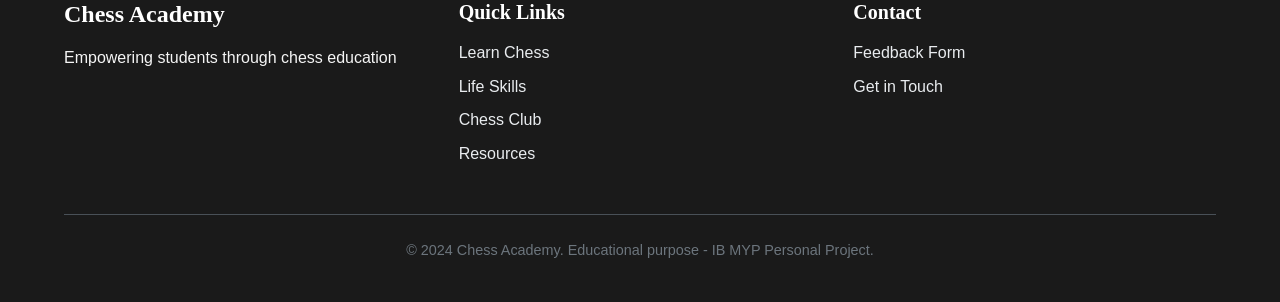
<file: life-skills.html>
<!DOCTYPE html>
<html lang="en">
<head>
    <meta charset="UTF-8">
    <meta name="viewport" content="width=device-width, initial-scale=1.0">
    <meta name="description" content="Discover how chess builds critical thinking, decision-making, and other life skills">
    <title>Life Skills Through Chess - Chess Academy</title>
    <link rel="stylesheet" href="css/style.css">
</head>
<body>
    <!-- Navigation -->
    <nav class="navbar">
        <div class="container">
            <div class="nav-brand">
                <span class="chess-icon">♔</span>
                <span class="brand-text">Chess Academy</span>
            </div>
            <button class="nav-toggle" aria-label="Toggle navigation">
                <span></span>
                <span></span>
                <span></span>
            </button>
            <ul class="nav-menu">
                <li><a href="index.html">Home</a></li>
                <li><a href="learn.html">Learn Chess</a></li>
                <li><a href="life-skills.html" class="active">Life Skills</a></li>
                <li><a href="chess-club.html">Chess Club</a></li>
                <li><a href="resources.html">Resources</a></li>
                <li><a href="contact.html">Contact</a></li>
            </ul>
        </div>
    </nav>

    <!-- Page Header -->
    <section class="page-header">
        <div class="container">
            <h1>Life Skills Through Chess</h1>
            <p>Chess is more than a game—it's a training ground for skills that will help you succeed in school, relationships, and life. Discover how chess concepts connect to real-world abilities.</p>
        </div>
    </section>

    <!-- Life Skills Content -->
    <section class="life-skills-section">
        <div class="container">
            <!-- Critical Thinking -->
            <div class="skill-card">
                <div class="skill-header">
                    <div class="skill-icon">🧠</div>
                    <h2>Critical Thinking</h2>
                </div>
                <div class="skill-content">
                    <h3>What is Critical Thinking?</h3>
                    <p>Critical thinking is the ability to analyze information, evaluate options, and make reasoned decisions. In chess, you practice this constantly by examining positions and considering multiple possibilities.</p>
                    
                    <h3>How Chess Develops Critical Thinking</h3>
                    <ul>
                        <li><strong>Position Analysis:</strong> You learn to assess strengths and weaknesses in every position</li>
                        <li><strong>Option Evaluation:</strong> You consider multiple moves and their consequences</li>
                        <li><strong>Pattern Recognition:</strong> You identify recurring patterns and apply learned concepts</li>
                        <li><strong>Logical Reasoning:</strong> You follow chains of logic to predict outcomes</li>
                    </ul>

                    <h3>Real-World Application</h3>
                    <p>Critical thinking helps you:</p>
                    <ul>
                        <li>Solve complex problems in math and science</li>
                        <li>Evaluate information and sources for school projects</li>
                        <li>Make informed decisions about your future</li>
                        <li>Understand cause and effect in everyday situations</li>
                    </ul>

                    <div class="reflection-box">
                        <h4>💭 Reflection Activity</h4>
                        <p><strong>Think about this position:</strong> You have three possible moves. One is safe but doesn't improve your position. One is aggressive but risky. One is balanced. How do you decide?</p>
                        <p><strong>Now apply this to real life:</strong> When you have multiple options for a school project or personal decision, how do you evaluate them? What factors do you consider?</p>
                    </div>
                </div>
            </div>

            <!-- Decision-Making -->
            <div class="skill-card">
                <div class="skill-header">
                    <div class="skill-icon">🎯</div>
                    <h2>Decision-Making</h2>
                </div>
                <div class="skill-content">
                    <h3>What is Decision-Making?</h3>
                    <p>Decision-making is choosing the best course of action from available options. In chess, you make dozens of decisions each game, learning to balance risk and reward.</p>
                    
                    <h3>How Chess Develops Decision-Making</h3>
                    <ul>
                        <li><strong>Time Pressure:</strong> You learn to make good decisions even when time is limited</li>
                        <li><strong>Consequence Awareness:</strong> Every move has consequences, teaching you to think ahead</li>
                        <li><strong>Risk Assessment:</strong> You evaluate whether aggressive or safe play is better</li>
                        <li><strong>Confidence Building:</strong> Making decisions and seeing results builds confidence</li>
                    </ul>

                    <h3>Real-World Application</h3>
                    <p>Strong decision-making helps you:</p>
                    <ul>
                        <li>Choose courses and activities that align with your goals</li>
                        <li>Make choices about friendships and relationships</li>
                        <li>Decide how to spend your time effectively</li>
                        <li>Handle difficult situations with confidence</li>
                    </ul>

                    <div class="reflection-box">
                        <h4>💭 Reflection Activity</h4>
                        <p><strong>Chess Scenario:</strong> You can play it safe and maintain equality, or take a risk that could win or lose the game. What factors influence your choice?</p>
                        <p><strong>Life Scenario:</strong> Think of a time you had to make an important decision. How did you weigh your options? What did you learn from the outcome?</p>
                    </div>
                </div>
            </div>

            <!-- Patience -->
            <div class="skill-card">
                <div class="skill-header">
                    <div class="skill-icon">⏱️</div>
                    <h2>Patience</h2>
                </div>
                <div class="skill-content">
                    <h3>What is Patience?</h3>
                    <p>Patience is the ability to wait calmly and persistently for results. Chess teaches patience through long games, careful planning, and gradual improvement.</p>
                    
                    <h3>How Chess Develops Patience</h3>
                    <ul>
                        <li><strong>Long Games:</strong> Chess games can last hours, requiring sustained focus</li>
                        <li><strong>Gradual Progress:</strong> Improvement comes slowly, teaching persistence</li>
                        <li><strong>Careful Planning:</strong> Rushing leads to mistakes; patience leads to better moves</li>
                        <li><strong>Learning Process:</strong> Mastering chess takes time and consistent practice</li>
                    </ul>

                    <h3>Real-World Application</h3>
                    <p>Patience helps you:</p>
                    <ul>
                        <li>Study effectively for exams without rushing</li>
                        <li>Work on long-term projects without giving up</li>
                        <li>Build skills and relationships over time</li>
                        <li>Handle frustration and setbacks calmly</li>
                    </ul>

                    <div class="reflection-box">
                        <h4>💭 Reflection Activity</h4>
                        <p><strong>Chess Thought:</strong> Sometimes the best move is to wait and improve your position rather than forcing action. When have you benefited from waiting in chess or in life?</p>
                        <p><strong>Personal Reflection:</strong> What is something you're working toward that requires patience? How can chess help you develop this skill?</p>
                    </div>
                </div>
            </div>

            <!-- Focus -->
            <div class="skill-card">
                <div class="skill-header">
                    <div class="skill-icon">🔍</div>
                    <h2>Focus & Concentration</h2>
                </div>
                <div class="skill-content">
                    <h3>What is Focus?</h3>
                    <p>Focus is the ability to concentrate attention on a task while ignoring distractions. Chess demands intense focus to calculate variations and maintain awareness.</p>
                    
                    <h3>How Chess Develops Focus</h3>
                    <ul>
                        <li><strong>Deep Thinking:</strong> You practice sustained concentration during games</li>
                        <li><strong>Distraction Resistance:</strong> You learn to tune out interruptions</li>
                        <li><strong>Attention to Detail:</strong> Small details matter, training careful observation</li>
                        <li><strong>Mental Endurance:</strong> You build the ability to focus for extended periods</li>
                    </ul>

                    <h3>Real-World Application</h3>
                    <p>Strong focus helps you:</p>
                    <ul>
                        <li>Pay attention in class and absorb information</li>
                        <li>Complete homework and projects efficiently</li>
                        <li>Study effectively without constant distractions</li>
                        <li>Engage fully in conversations and activities</li>
                    </ul>

                    <div class="reflection-box">
                        <h4>💭 Reflection Activity</h4>
                        <p><strong>Focus Challenge:</strong> Next time you play chess, notice when your mind wanders. Practice bringing your attention back to the board. How does this feel?</p>
                        <p><strong>Transfer Skill:</strong> Try applying this same technique when studying or doing homework. Notice when you get distracted and gently refocus.</p>
                    </div>
                </div>
            </div>

            <!-- Teamwork -->
            <div class="skill-card">
                <div class="skill-header">
                    <div class="skill-icon">🤝</div>
                    <h2>Teamwork & Collaboration</h2>
                </div>
                <div class="skill-content">
                    <h3>What is Teamwork?</h3>
                    <p>Teamwork is working effectively with others toward a common goal. While chess is often individual, chess clubs and team competitions teach collaboration skills.</p>
                    
                    <h3>How Chess Develops Teamwork</h3>
                    <ul>
                        <li><strong>Chess Club Activities:</strong> Working together on puzzles and analysis</li>
                        <li><strong>Team Competitions:</strong> Contributing to team success</li>
                        <li><strong>Peer Learning:</strong> Teaching and learning from others</li>
                        <li><strong>Shared Goals:</strong> Supporting each other's improvement</li>
                    </ul>

                    <h3>Real-World Application</h3>
                    <p>Teamwork skills help you:</p>
                    <ul>
                        <li>Collaborate effectively on group projects</li>
                        <li>Work well in sports teams and clubs</li>
                        <li>Build positive relationships with peers</li>
                        <li>Contribute to community and family activities</li>
                    </ul>

                    <div class="reflection-box">
                        <h4>💭 Reflection Activity</h4>
                        <p><strong>Team Scenario:</strong> In a team chess match, how do you support your teammates? How do you handle it if someone makes a mistake?</p>
                        <p><strong>Life Application:</strong> Think about a group project. How can chess teamwork skills help you contribute effectively?</p>
                    </div>
                </div>
            </div>

            <!-- Leadership -->
            <div class="skill-card">
                <div class="skill-header">
                    <div class="skill-icon">👑</div>
                    <h2>Leadership</h2>
                </div>
                <div class="skill-content">
                    <h3>What is Leadership?</h3>
                    <p>Leadership is guiding and inspiring others while taking responsibility. Chess develops leadership through teaching, mentoring, and setting examples.</p>
                    
                    <h3>How Chess Develops Leadership</h3>
                    <ul>
                        <li><strong>Teaching Others:</strong> Explaining chess concepts builds communication skills</li>
                        <li><strong>Leading by Example:</strong> Demonstrating good sportsmanship and dedication</li>
                        <li><strong>Taking Initiative:</strong> Organizing games, tournaments, or study groups</li>
                        <li><strong>Responsibility:</strong> Being accountable for your decisions and actions</li>
                    </ul>

                    <h3>Real-World Application</h3>
                    <p>Leadership skills help you:</p>
                    <ul>
                        <li>Take on leadership roles in school clubs</li>
                        <li>Guide group projects and activities</li>
                        <li>Mentor younger students</li>
                        <li>Make positive contributions to your community</li>
                    </ul>

                    <div class="reflection-box">
                        <h4>💭 Reflection Activity</h4>
                        <p><strong>Leadership Opportunity:</strong> Have you ever helped someone learn chess? What did you learn about teaching and leading?</p>
                        <p><strong>Future Leadership:</strong> What leadership opportunities interest you? How can chess help you prepare for them?</p>
                    </div>
                </div>
            </div>

            <!-- Sportsmanship -->
            <div class="skill-card">
                <div class="skill-header">
                    <div class="skill-icon">🤲</div>
                    <h2>Sportsmanship</h2>
                </div>
                <div class="skill-content">
                    <h3>What is Sportsmanship?</h3>
                    <p>Sportsmanship is treating opponents, teammates, and the game itself with respect, fairness, and grace. Chess teaches this through its traditions and culture.</p>
                    
                    <h3>How Chess Develops Sportsmanship</h3>
                    <ul>
                        <li><strong>Respect for Opponents:</strong> Shaking hands before and after games</li>
                        <li><strong>Grace in Victory and Defeat:</strong> Accepting outcomes with dignity</li>
                        <li><strong>Fair Play:</strong> Following rules and playing honestly</li>
                        <li><strong>Learning from Losses:</strong> Viewing defeats as learning opportunities</li>
                    </ul>

                    <h3>Real-World Application</h3>
                    <p>Good sportsmanship helps you:</p>
                    <ul>
                        <li>Handle competition and conflict gracefully</li>
                        <li>Build respectful relationships</li>
                        <li>Learn from mistakes and setbacks</li>
                        <li>Maintain integrity in all situations</li>
                    </ul>

                    <div class="reflection-box">
                        <h4>💭 Reflection Activity</h4>
                        <p><strong>Sportsmanship Moment:</strong> Think about a chess game you lost. How did you react? What did you learn from the experience?</p>
                        <p><strong>Life Application:</strong> How can good sportsmanship help you handle challenges and conflicts in school or with friends?</p>
                    </div>
                </div>
            </div>

            <!-- Skills Summary -->
            <div class="skills-summary">
                <h2>Putting It All Together</h2>
                <p>Chess doesn't just teach you to play a game—it builds a toolkit of skills that transfer to every area of your life. As you continue learning chess, notice how these skills develop and practice applying them beyond the board.</p>
                <div class="cta-buttons">
                    <a href="learn.html" class="btn btn-primary">Continue Learning Chess</a>
                    <a href="chess-club.html" class="btn btn-secondary">Join Our Chess Club</a>
                </div>
            </div>
        </div>
    </section>

    <!-- Footer -->
    <footer class="footer">
        <div class="container">
            <div class="footer-content">
                <div class="footer-section">
                    <h3>Chess Academy</h3>
                    <p>Empowering students through chess education</p>
                </div>
                <div class="footer-section">
                    <h4>Quick Links</h4>
                    <ul>
                        <li><a href="learn.html">Learn Chess</a></li>
                        <li><a href="life-skills.html">Life Skills</a></li>
                        <li><a href="chess-club.html">Chess Club</a></li>
                        <li><a href="resources.html">Resources</a></li>
                    </ul>
                </div>
                <div class="footer-section">
                    <h4>Contact</h4>
                    <ul>
                        <li><a href="contact.html">Feedback Form</a></li>
                        <li><a href="contact.html">Get in Touch</a></li>
                    </ul>
                </div>
            </div>
            <div class="footer-bottom">
                <p>&copy; 2024 Chess Academy. Educational purpose - IB MYP Personal Project.</p>
            </div>
        </div>
    </footer>

    <script src="js/main.js"></script>
</body>
</html>
</file>
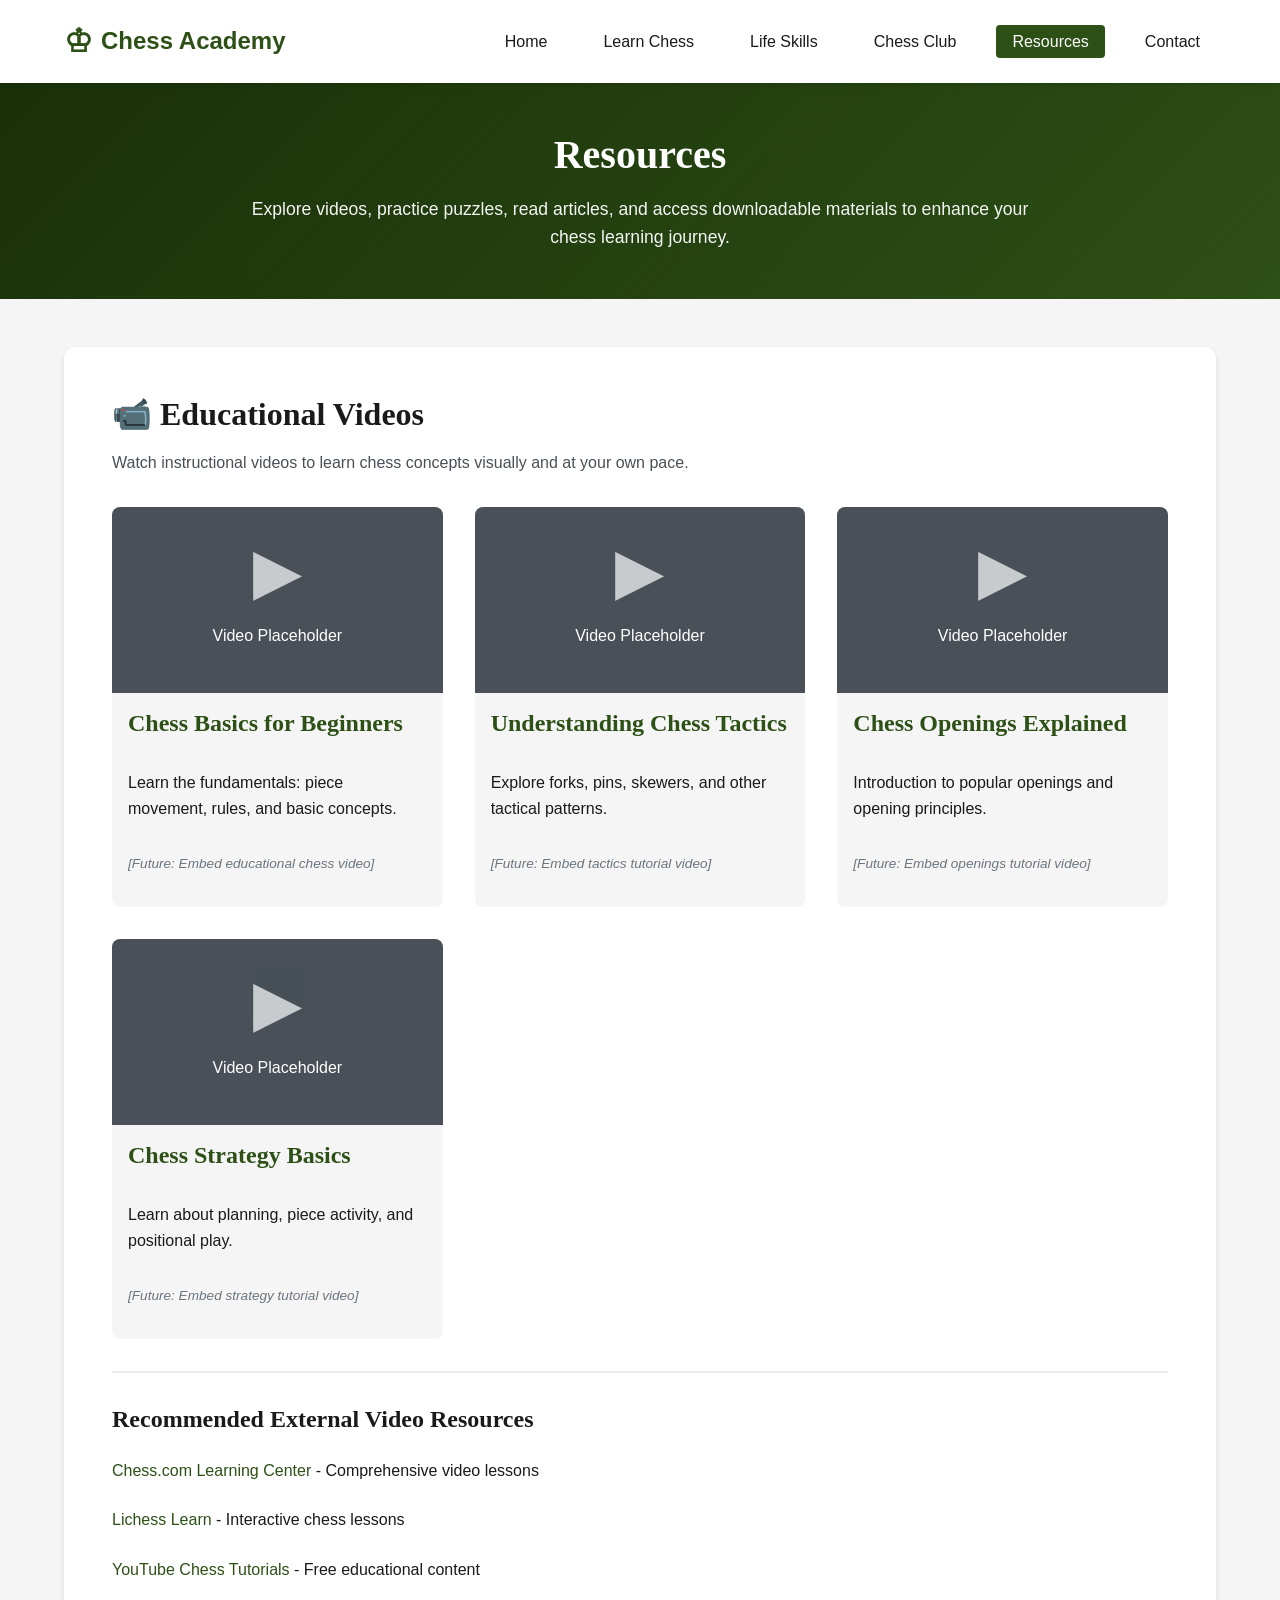
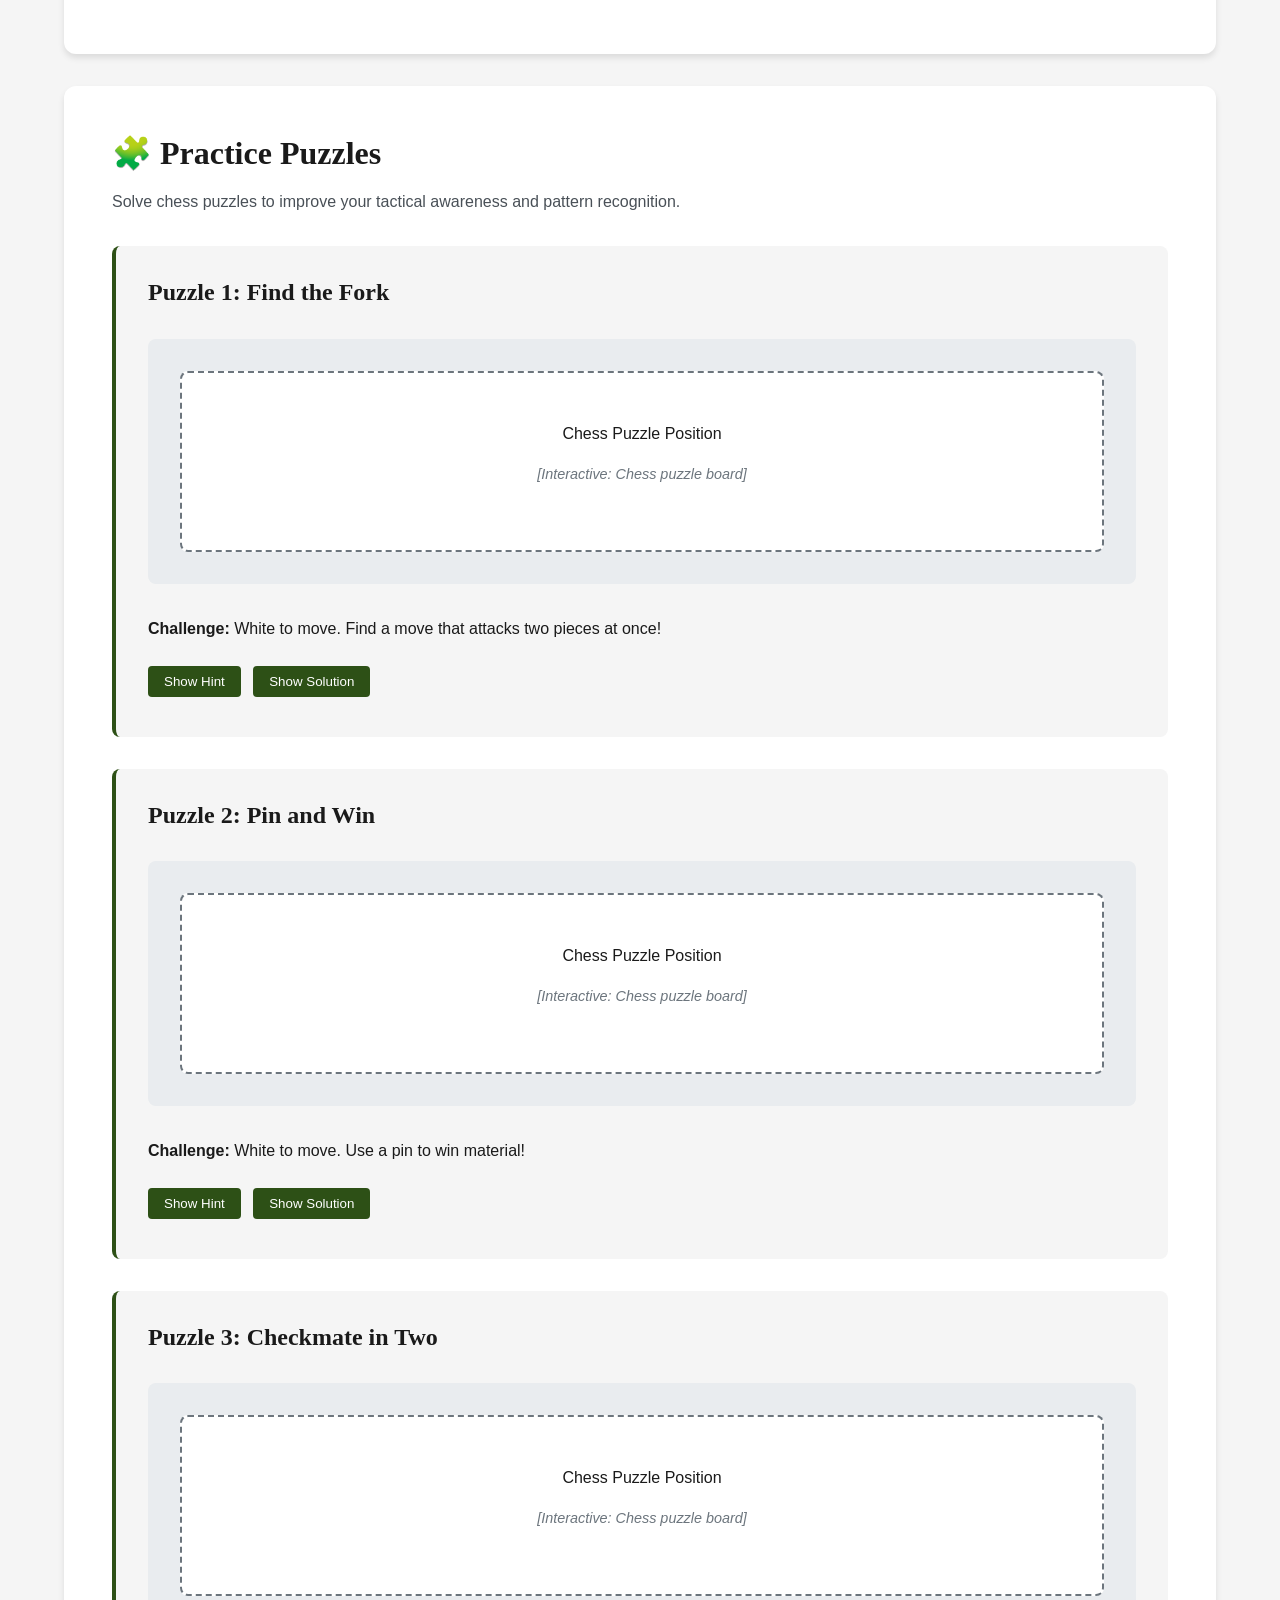
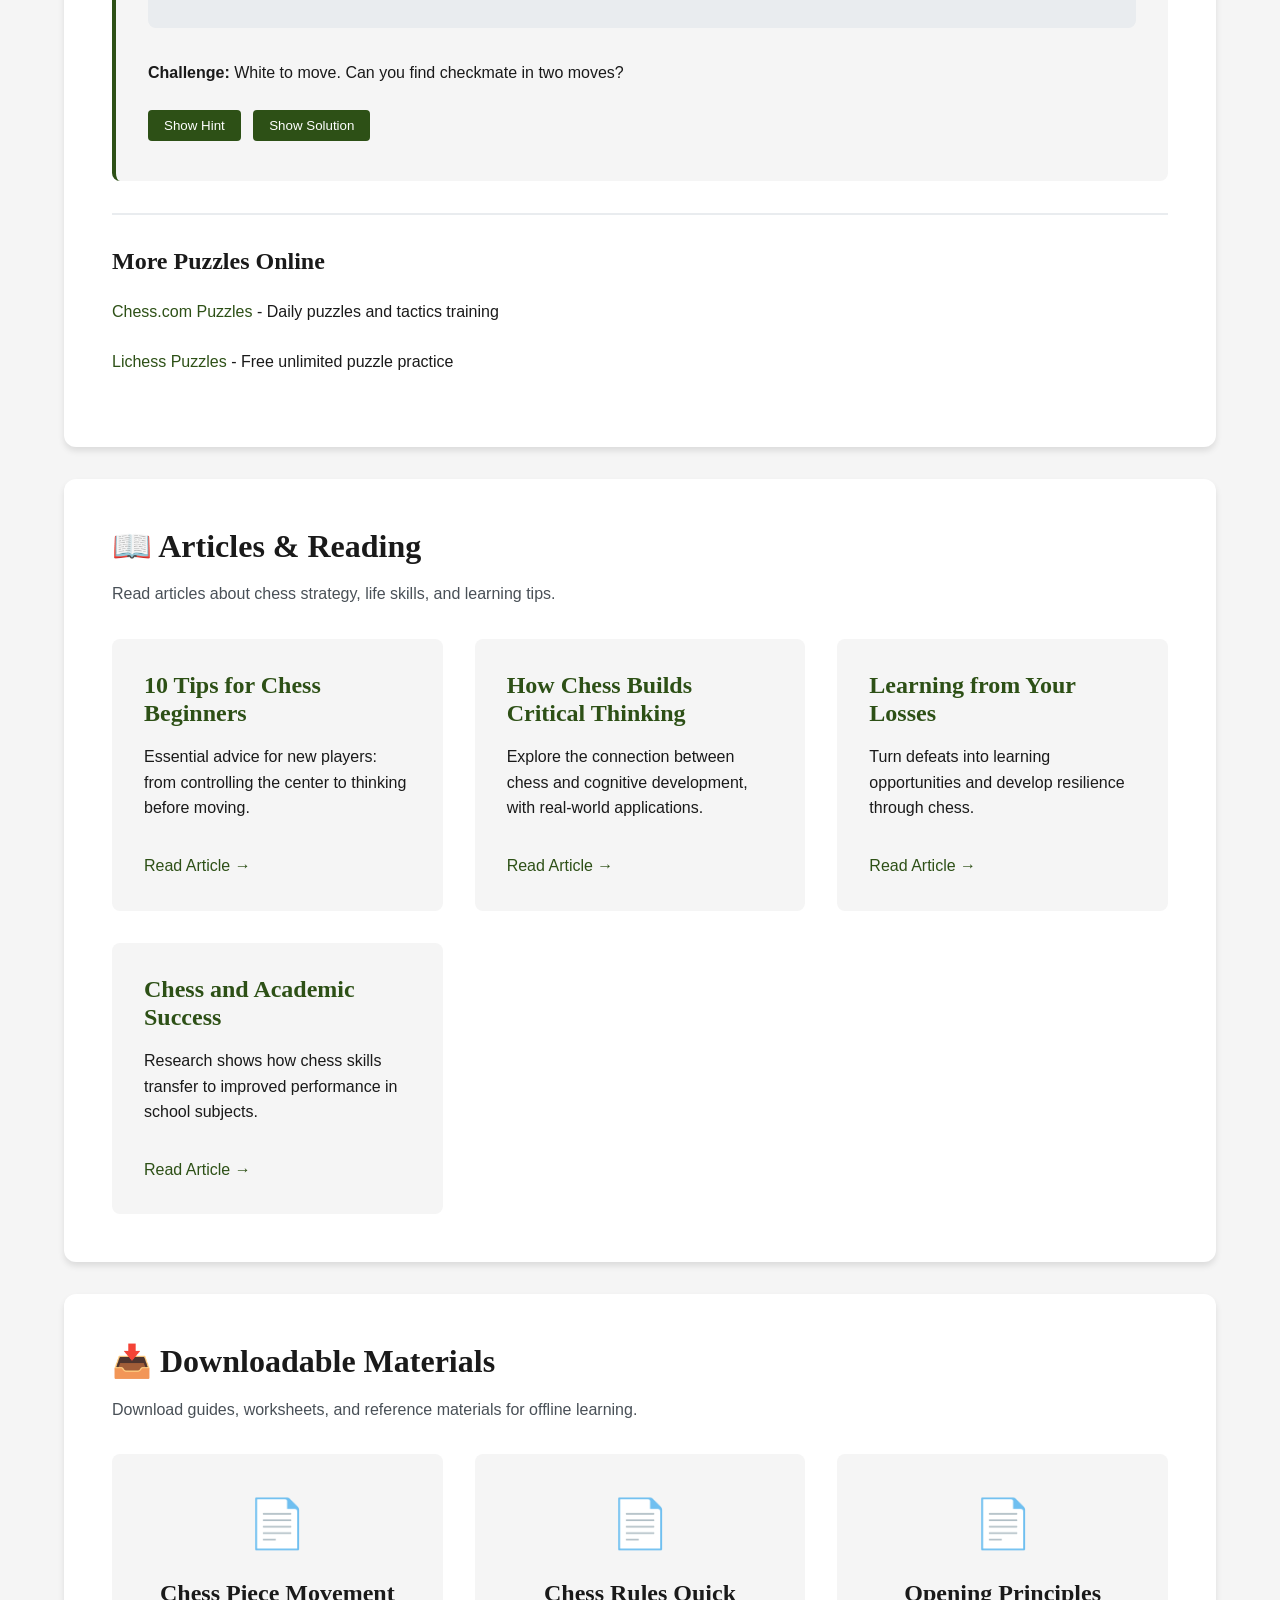
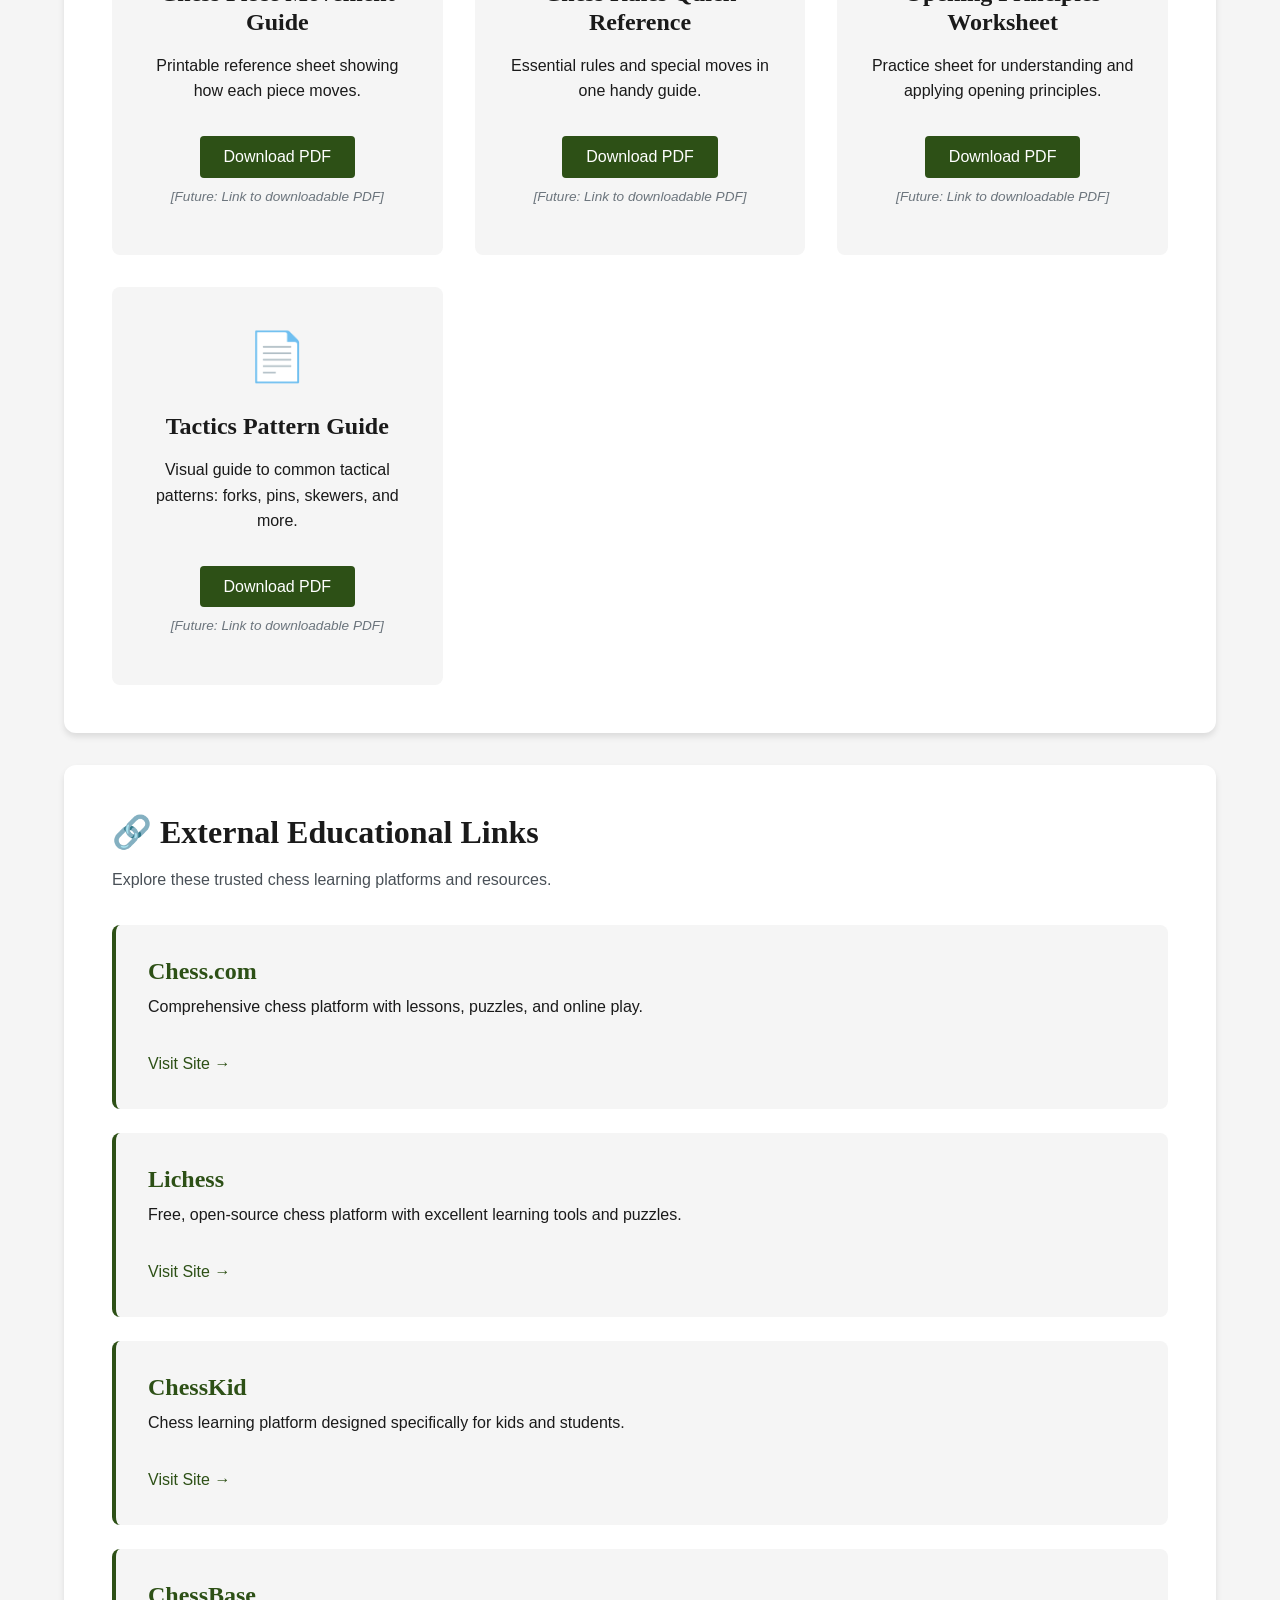
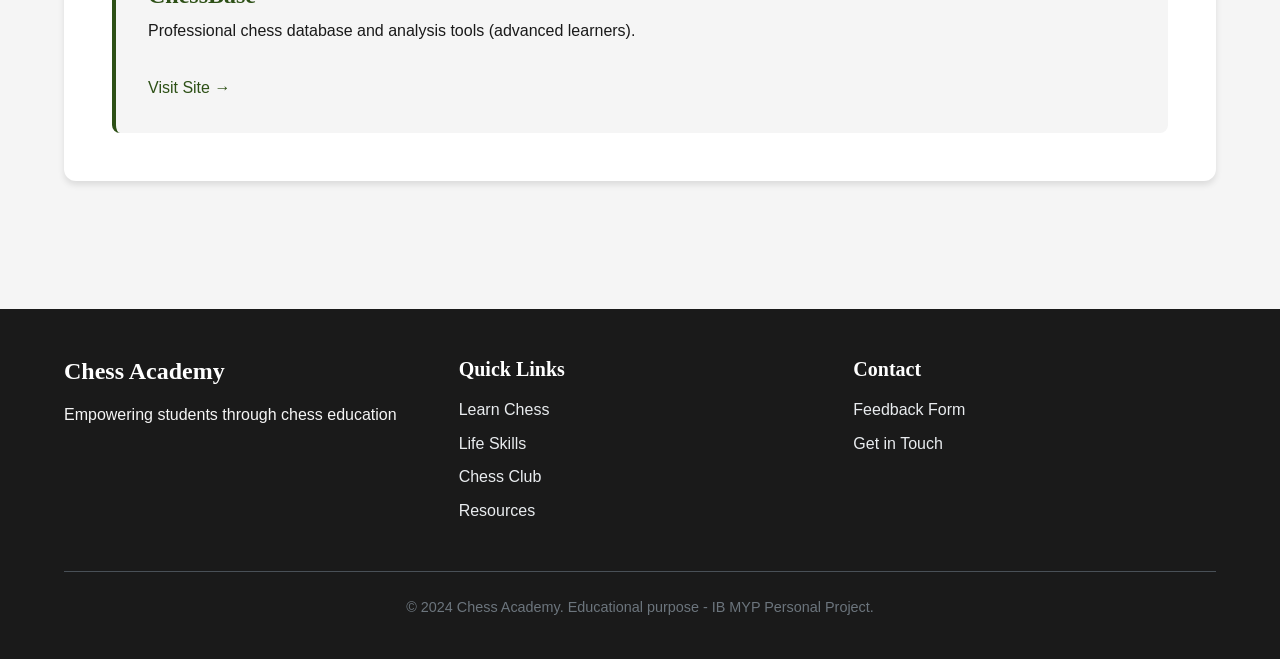
<file: resources.html>
<!DOCTYPE html>
<html lang="en">
<head>
    <meta charset="UTF-8">
    <meta name="viewport" content="width=device-width, initial-scale=1.0">
    <meta name="description" content="Chess resources: videos, puzzles, articles, and learning materials">
    <title>Resources - Chess Academy</title>
    <link rel="stylesheet" href="css/style.css">
</head>
<body>
    <!-- Navigation -->
    <nav class="navbar">
        <div class="container">
            <div class="nav-brand">
                <span class="chess-icon">♔</span>
                <span class="brand-text">Chess Academy</span>
            </div>
            <button class="nav-toggle" aria-label="Toggle navigation">
                <span></span>
                <span></span>
                <span></span>
            </button>
            <ul class="nav-menu">
                <li><a href="index.html">Home</a></li>
                <li><a href="learn.html">Learn Chess</a></li>
                <li><a href="life-skills.html">Life Skills</a></li>
                <li><a href="chess-club.html">Chess Club</a></li>
                <li><a href="resources.html" class="active">Resources</a></li>
                <li><a href="contact.html">Contact</a></li>
            </ul>
        </div>
    </nav>

    <!-- Page Header -->
    <section class="page-header">
        <div class="container">
            <h1>Resources</h1>
            <p>Explore videos, practice puzzles, read articles, and access downloadable materials to enhance your chess learning journey.</p>
        </div>
    </section>

    <!-- Resources Content -->
    <section class="resources-section">
        <div class="container">
            <!-- Videos Section -->
            <div class="resource-category">
                <h2>📹 Educational Videos</h2>
                <p class="category-description">Watch instructional videos to learn chess concepts visually and at your own pace.</p>
                <div class="video-grid">
                    <div class="video-card">
                        <div class="video-placeholder">
                            <div class="play-icon">▶</div>
                            <p>Video Placeholder</p>
                        </div>
                        <h3>Chess Basics for Beginners</h3>
                        <p>Learn the fundamentals: piece movement, rules, and basic concepts.</p>
                        <p class="video-note">[Future: Embed educational chess video]</p>
                    </div>
                    <div class="video-card">
                        <div class="video-placeholder">
                            <div class="play-icon">▶</div>
                            <p>Video Placeholder</p>
                        </div>
                        <h3>Understanding Chess Tactics</h3>
                        <p>Explore forks, pins, skewers, and other tactical patterns.</p>
                        <p class="video-note">[Future: Embed tactics tutorial video]</p>
                    </div>
                    <div class="video-card">
                        <div class="video-placeholder">
                            <div class="play-icon">▶</div>
                            <p>Video Placeholder</p>
                        </div>
                        <h3>Chess Openings Explained</h3>
                        <p>Introduction to popular openings and opening principles.</p>
                        <p class="video-note">[Future: Embed openings tutorial video]</p>
                    </div>
                    <div class="video-card">
                        <div class="video-placeholder">
                            <div class="play-icon">▶</div>
                            <p>Video Placeholder</p>
                        </div>
                        <h3>Chess Strategy Basics</h3>
                        <p>Learn about planning, piece activity, and positional play.</p>
                        <p class="video-note">[Future: Embed strategy tutorial video]</p>
                    </div>
                </div>
                <div class="external-links">
                    <h3>Recommended External Video Resources</h3>
                    <ul>
                        <li><a href="https://www.chess.com/learn-how-to-play-chess" target="_blank" rel="noopener">Chess.com Learning Center</a> - Comprehensive video lessons</li>
                        <li><a href="https://lichess.org/learn" target="_blank" rel="noopener">Lichess Learn</a> - Interactive chess lessons</li>
                        <li><a href="https://www.youtube.com/results?search_query=chess+for+beginners" target="_blank" rel="noopener">YouTube Chess Tutorials</a> - Free educational content</li>
                    </ul>
                </div>
            </div>

            <!-- Puzzles Section -->
            <div class="resource-category">
                <h2>🧩 Practice Puzzles</h2>
                <p class="category-description">Solve chess puzzles to improve your tactical awareness and pattern recognition.</p>
                <div class="puzzles-container">
                    <div class="puzzle-card">
                        <h3>Puzzle 1: Find the Fork</h3>
                        <div class="chess-board-demo">
                            <div class="board-placeholder">
                                <p>Chess Puzzle Position</p>
                                <p class="board-note">[Interactive: Chess puzzle board]</p>
                            </div>
                        </div>
                        <p><strong>Challenge:</strong> White to move. Find a move that attacks two pieces at once!</p>
                        <button class="puzzle-hint-btn">Show Hint</button>
                        <button class="puzzle-solution-btn">Show Solution</button>
                        <div class="puzzle-hint" style="display: none;">
                            <p><strong>Hint:</strong> Look for a knight move that creates multiple threats.</p>
                        </div>
                        <div class="puzzle-solution" style="display: none;">
                            <p><strong>Solution:</strong> Nf5! This fork attacks both the rook and the bishop.</p>
                        </div>
                    </div>
                    <div class="puzzle-card">
                        <h3>Puzzle 2: Pin and Win</h3>
                        <div class="chess-board-demo">
                            <div class="board-placeholder">
                                <p>Chess Puzzle Position</p>
                                <p class="board-note">[Interactive: Chess puzzle board]</p>
                            </div>
                        </div>
                        <p><strong>Challenge:</strong> White to move. Use a pin to win material!</p>
                        <button class="puzzle-hint-btn">Show Hint</button>
                        <button class="puzzle-solution-btn">Show Solution</button>
                        <div class="puzzle-hint" style="display: none;">
                            <p><strong>Hint:</strong> Look for a way to pin a piece to the king.</p>
                        </div>
                        <div class="puzzle-solution" style="display: none;">
                            <p><strong>Solution:</strong> Bb5! Pins the knight to the king, winning the knight.</p>
                        </div>
                    </div>
                    <div class="puzzle-card">
                        <h3>Puzzle 3: Checkmate in Two</h3>
                        <div class="chess-board-demo">
                            <div class="board-placeholder">
                                <p>Chess Puzzle Position</p>
                                <p class="board-note">[Interactive: Chess puzzle board]</p>
                            </div>
                        </div>
                        <p><strong>Challenge:</strong> White to move. Can you find checkmate in two moves?</p>
                        <button class="puzzle-hint-btn">Show Hint</button>
                        <button class="puzzle-solution-btn">Show Solution</button>
                        <div class="puzzle-hint" style="display: none;">
                            <p><strong>Hint:</strong> Look for ways to limit the king's escape squares.</p>
                        </div>
                        <div class="puzzle-solution" style="display: none;">
                            <p><strong>Solution:</strong> Qh7+ Kf8 Qh8# (or similar sequence depending on position).</p>
                        </div>
                    </div>
                </div>
                <div class="external-links">
                    <h3>More Puzzles Online</h3>
                    <ul>
                        <li><a href="https://www.chess.com/puzzles" target="_blank" rel="noopener">Chess.com Puzzles</a> - Daily puzzles and tactics training</li>
                        <li><a href="https://lichess.org/training" target="_blank" rel="noopener">Lichess Puzzles</a> - Free unlimited puzzle practice</li>
                    </ul>
                </div>
            </div>

            <!-- Articles Section -->
            <div class="resource-category">
                <h2>📖 Articles & Reading</h2>
                <p class="category-description">Read articles about chess strategy, life skills, and learning tips.</p>
                <div class="articles-grid">
                    <article class="article-card">
                        <h3>10 Tips for Chess Beginners</h3>
                        <p>Essential advice for new players: from controlling the center to thinking before moving.</p>
                        <a href="#" class="read-more">Read Article →</a>
                    </article>
                    <article class="article-card">
                        <h3>How Chess Builds Critical Thinking</h3>
                        <p>Explore the connection between chess and cognitive development, with real-world applications.</p>
                        <a href="#" class="read-more">Read Article →</a>
                    </article>
                    <article class="article-card">
                        <h3>Learning from Your Losses</h3>
                        <p>Turn defeats into learning opportunities and develop resilience through chess.</p>
                        <a href="#" class="read-more">Read Article →</a>
                    </article>
                    <article class="article-card">
                        <h3>Chess and Academic Success</h3>
                        <p>Research shows how chess skills transfer to improved performance in school subjects.</p>
                        <a href="#" class="read-more">Read Article →</a>
                    </article>
                </div>
            </div>

            <!-- Downloadable Materials -->
            <div class="resource-category">
                <h2>📥 Downloadable Materials</h2>
                <p class="category-description">Download guides, worksheets, and reference materials for offline learning.</p>
                <div class="downloads-grid">
                    <div class="download-card">
                        <div class="download-icon">📄</div>
                        <h3>Chess Piece Movement Guide</h3>
                        <p>Printable reference sheet showing how each piece moves.</p>
                        <a href="#" class="download-btn">Download PDF</a>
                        <p class="download-note">[Future: Link to downloadable PDF]</p>
                    </div>
                    <div class="download-card">
                        <div class="download-icon">📄</div>
                        <h3>Chess Rules Quick Reference</h3>
                        <p>Essential rules and special moves in one handy guide.</p>
                        <a href="#" class="download-btn">Download PDF</a>
                        <p class="download-note">[Future: Link to downloadable PDF]</p>
                    </div>
                    <div class="download-card">
                        <div class="download-icon">📄</div>
                        <h3>Opening Principles Worksheet</h3>
                        <p>Practice sheet for understanding and applying opening principles.</p>
                        <a href="#" class="download-btn">Download PDF</a>
                        <p class="download-note">[Future: Link to downloadable PDF]</p>
                    </div>
                    <div class="download-card">
                        <div class="download-icon">📄</div>
                        <h3>Tactics Pattern Guide</h3>
                        <p>Visual guide to common tactical patterns: forks, pins, skewers, and more.</p>
                        <a href="#" class="download-btn">Download PDF</a>
                        <p class="download-note">[Future: Link to downloadable PDF]</p>
                    </div>
                </div>
            </div>

            <!-- External Educational Links -->
            <div class="resource-category">
                <h2>🔗 External Educational Links</h2>
                <p class="category-description">Explore these trusted chess learning platforms and resources.</p>
                <div class="links-list">
                    <div class="external-link-card">
                        <h3>Chess.com</h3>
                        <p>Comprehensive chess platform with lessons, puzzles, and online play.</p>
                        <a href="https://www.chess.com" target="_blank" rel="noopener" class="external-link-btn">Visit Site →</a>
                    </div>
                    <div class="external-link-card">
                        <h3>Lichess</h3>
                        <p>Free, open-source chess platform with excellent learning tools and puzzles.</p>
                        <a href="https://lichess.org" target="_blank" rel="noopener" class="external-link-btn">Visit Site →</a>
                    </div>
                    <div class="external-link-card">
                        <h3>ChessKid</h3>
                        <p>Chess learning platform designed specifically for kids and students.</p>
                        <a href="https://www.chesskid.com" target="_blank" rel="noopener" class="external-link-btn">Visit Site →</a>
                    </div>
                    <div class="external-link-card">
                        <h3>ChessBase</h3>
                        <p>Professional chess database and analysis tools (advanced learners).</p>
                        <a href="https://www.chessbase.com" target="_blank" rel="noopener" class="external-link-btn">Visit Site →</a>
                    </div>
                </div>
            </div>
        </div>
    </section>

    <!-- Footer -->
    <footer class="footer">
        <div class="container">
            <div class="footer-content">
                <div class="footer-section">
                    <h3>Chess Academy</h3>
                    <p>Empowering students through chess education</p>
                </div>
                <div class="footer-section">
                    <h4>Quick Links</h4>
                    <ul>
                        <li><a href="learn.html">Learn Chess</a></li>
                        <li><a href="life-skills.html">Life Skills</a></li>
                        <li><a href="chess-club.html">Chess Club</a></li>
                        <li><a href="resources.html">Resources</a></li>
                    </ul>
                </div>
                <div class="footer-section">
                    <h4>Contact</h4>
                    <ul>
                        <li><a href="contact.html">Feedback Form</a></li>
                        <li><a href="contact.html">Get in Touch</a></li>
                    </ul>
                </div>
            </div>
            <div class="footer-bottom">
                <p>&copy; 2024 Chess Academy. Educational purpose - IB MYP Personal Project.</p>
            </div>
        </div>
    </footer>

    <script src="js/main.js"></script>
</body>
</html>
</file>
<file: css/style.css>
/* ============================================
   Chess Academy - Main Stylesheet
   Educational Chess Website - IB MYP Project
   ============================================ */

/* ===== CSS Variables (Color Palette) ===== */
:root {
    /* Chess-themed colors */
    --color-dark: #1a1a1a;
    --color-light: #f5f5f5;
    --color-white: #ffffff;
    --color-black: #000000;
    --color-green: #2d5016;
    --color-green-light: #4a7c2a;
    --color-green-dark: #1a3009;
    --color-gold: #d4af37;
    --color-gray: #6c757d;
    --color-gray-light: #e9ecef;
    --color-gray-dark: #495057;
    
    /* Accent colors */
    --color-primary: var(--color-green);
    --color-primary-light: var(--color-green-light);
    --color-primary-dark: var(--color-green-dark);
    --color-secondary: var(--color-gold);
    
    /* Typography */
    --font-primary: -apple-system, BlinkMacSystemFont, 'Segoe UI', Roboto, 'Helvetica Neue', Arial, sans-serif;
    --font-heading: Georgia, 'Times New Roman', serif;
    
    /* Spacing */
    --spacing-xs: 0.5rem;
    --spacing-sm: 1rem;
    --spacing-md: 1.5rem;
    --spacing-lg: 2rem;
    --spacing-xl: 3rem;
    
    /* Border radius */
    --radius-sm: 4px;
    --radius-md: 8px;
    --radius-lg: 12px;
    
    /* Shadows */
    --shadow-sm: 0 2px 4px rgba(0, 0, 0, 0.1);
    --shadow-md: 0 4px 6px rgba(0, 0, 0, 0.1);
    --shadow-lg: 0 10px 20px rgba(0, 0, 0, 0.15);
    
    /* Transitions */
    --transition: all 0.3s ease;
}

/* ===== Reset & Base Styles ===== */
* {
    margin: 0;
    padding: 0;
    box-sizing: border-box;
}

html {
    font-size: 16px;
    scroll-behavior: smooth;
}

body {
    font-family: var(--font-primary);
    line-height: 1.6;
    color: var(--color-dark);
    background-color: var(--color-light);
    -webkit-font-smoothing: antialiased;
    -moz-osx-font-smoothing: grayscale;
}

/* ===== Typography ===== */
h1, h2, h3, h4, h5, h6 {
    font-family: var(--font-heading);
    font-weight: 600;
    line-height: 1.2;
    margin-bottom: var(--spacing-sm);
    color: var(--color-dark);
}

h1 {
    font-size: 2.5rem;
}

h2 {
    font-size: 2rem;
}

h3 {
    font-size: 1.5rem;
}

h4 {
    font-size: 1.25rem;
}

p {
    margin-bottom: var(--spacing-sm);
}

a {
    color: var(--color-primary);
    text-decoration: none;
    transition: var(--transition);
}

a:hover {
    color: var(--color-primary-dark);
    text-decoration: underline;
}

ul, ol {
    margin-left: var(--spacing-lg);
    margin-bottom: var(--spacing-sm);
}

li {
    margin-bottom: var(--spacing-xs);
}

/* ===== Container ===== */
.container {
    max-width: 1200px;
    margin: 0 auto;
    padding: 0 var(--spacing-md);
}

/* ===== Navigation ===== */
.navbar {
    background-color: var(--color-white);
    box-shadow: var(--shadow-sm);
    position: sticky;
    top: 0;
    z-index: 1000;
    padding: var(--spacing-sm) 0;
}

.navbar .container {
    display: flex;
    justify-content: space-between;
    align-items: center;
}

.nav-brand {
    display: flex;
    align-items: center;
    gap: var(--spacing-xs);
    font-size: 1.5rem;
    font-weight: bold;
    color: var(--color-primary);
}

.chess-icon {
    font-size: 2rem;
}

.nav-menu {
    display: flex;
    list-style: none;
    gap: var(--spacing-md);
    margin: 0;
}

.nav-menu li {
    margin: 0;
}

.nav-menu a {
    color: var(--color-dark);
    padding: var(--spacing-xs) var(--spacing-sm);
    border-radius: var(--radius-sm);
    transition: var(--transition);
    text-decoration: none;
}

.nav-menu a:hover,
.nav-menu a.active {
    background-color: var(--color-primary);
    color: var(--color-white);
    text-decoration: none;
}

.nav-toggle {
    display: none;
    flex-direction: column;
    background: none;
    border: none;
    cursor: pointer;
    padding: var(--spacing-xs);
}

.nav-toggle span {
    width: 25px;
    height: 3px;
    background-color: var(--color-dark);
    margin: 3px 0;
    transition: var(--transition);
}

/* ===== Buttons ===== */
.btn {
    display: inline-block;
    padding: var(--spacing-sm) var(--spacing-lg);
    border-radius: var(--radius-md);
    font-weight: 500;
    text-align: center;
    cursor: pointer;
    transition: var(--transition);
    border: 2px solid transparent;
    text-decoration: none;
    font-size: 1rem;
}

.btn-primary {
    background-color: var(--color-primary);
    color: var(--color-white);
}

.btn-primary:hover {
    background-color: var(--color-primary-dark);
    color: var(--color-white);
    text-decoration: none;
    transform: translateY(-2px);
    box-shadow: var(--shadow-md);
}

.btn-secondary {
    background-color: var(--color-secondary);
    color: var(--color-dark);
}

.btn-secondary:hover {
    background-color: #c19d2f;
    color: var(--color-dark);
    text-decoration: none;
    transform: translateY(-2px);
    box-shadow: var(--shadow-md);
}

.btn-outline {
    background-color: transparent;
    border: 2px solid var(--color-primary);
    color: var(--color-primary);
}

.btn-outline:hover {
    background-color: var(--color-primary);
    color: var(--color-white);
    text-decoration: none;
}

/* ===== Hero Section ===== */
.hero {
    background: linear-gradient(135deg, var(--color-primary-dark) 0%, var(--color-primary) 100%);
    color: var(--color-white);
    padding: var(--spacing-xl) 0;
    text-align: center;
}

.hero-content h1 {
    color: var(--color-white);
    margin-bottom: var(--spacing-md);
}

.hero-subtitle {
    font-size: 1.5rem;
    font-weight: 300;
    margin-bottom: var(--spacing-sm);
}

.hero-description {
    font-size: 1.1rem;
    max-width: 800px;
    margin: 0 auto var(--spacing-lg);
    opacity: 0.95;
}

.hero-buttons {
    display: flex;
    gap: var(--spacing-md);
    justify-content: center;
    flex-wrap: wrap;
}

/* ===== Purpose Section ===== */
.purpose-section {
    padding: var(--spacing-xl) 0;
    background-color: var(--color-white);
}

.purpose-section h2 {
    text-align: center;
    margin-bottom: var(--spacing-xl);
}

.purpose-grid {
    display: grid;
    grid-template-columns: repeat(auto-fit, minmax(250px, 1fr));
    gap: var(--spacing-lg);
}

.purpose-card {
    background-color: var(--color-light);
    padding: var(--spacing-lg);
    border-radius: var(--radius-lg);
    text-align: center;
    transition: var(--transition);
    border: 2px solid transparent;
}

.purpose-card:hover {
    transform: translateY(-5px);
    box-shadow: var(--shadow-lg);
    border-color: var(--color-primary);
}

.card-icon {
    font-size: 3rem;
    margin-bottom: var(--spacing-sm);
}

.purpose-card h3 {
    color: var(--color-primary);
    margin-bottom: var(--spacing-sm);
}

/* ===== How It Works Section ===== */
.how-it-works {
    padding: var(--spacing-xl) 0;
    background-color: var(--color-light);
}

.how-it-works h2 {
    text-align: center;
    margin-bottom: var(--spacing-xl);
}

.steps-container {
    display: grid;
    grid-template-columns: repeat(auto-fit, minmax(250px, 1fr));
    gap: var(--spacing-lg);
}

.step {
    background-color: var(--color-white);
    padding: var(--spacing-lg);
    border-radius: var(--radius-lg);
    position: relative;
    border-left: 4px solid var(--color-primary);
}

.step-number {
    position: absolute;
    top: -15px;
    left: var(--spacing-md);
    background-color: var(--color-primary);
    color: var(--color-white);
    width: 40px;
    height: 40px;
    border-radius: 50%;
    display: flex;
    align-items: center;
    justify-content: center;
    font-weight: bold;
    font-size: 1.25rem;
}

/* ===== Quick Links Section ===== */
.quick-links {
    padding: var(--spacing-xl) 0;
    background-color: var(--color-white);
}

.quick-links h2 {
    text-align: center;
    margin-bottom: var(--spacing-xl);
}

.links-grid {
    display: grid;
    grid-template-columns: repeat(auto-fit, minmax(250px, 1fr));
    gap: var(--spacing-lg);
}

.link-card {
    background-color: var(--color-light);
    padding: var(--spacing-lg);
    border-radius: var(--radius-lg);
    text-align: center;
    transition: var(--transition);
    display: block;
    border: 2px solid transparent;
}

.link-card:hover {
    transform: translateY(-5px);
    box-shadow: var(--shadow-lg);
    border-color: var(--color-primary);
    text-decoration: none;
}

.link-card h3 {
    color: var(--color-primary);
    margin-bottom: var(--spacing-sm);
}

.link-card p {
    color: var(--color-gray-dark);
}

/* ===== Page Header ===== */
.page-header {
    background: linear-gradient(135deg, var(--color-primary-dark) 0%, var(--color-primary) 100%);
    color: var(--color-white);
    padding: var(--spacing-xl) 0;
    text-align: center;
}

.page-header h1 {
    color: var(--color-white);
    margin-bottom: var(--spacing-sm);
}

.page-header p {
    font-size: 1.1rem;
    max-width: 800px;
    margin: 0 auto;
    opacity: 0.95;
}

/* ===== Lessons Section ===== */
.lessons-section {
    padding: var(--spacing-xl) 0;
    background-color: var(--color-light);
}

.lesson-nav {
    display: flex;
    flex-wrap: wrap;
    gap: var(--spacing-sm);
    margin-bottom: var(--spacing-lg);
    justify-content: center;
}

.lesson-tab {
    padding: var(--spacing-sm) var(--spacing-md);
    background-color: var(--color-white);
    border: 2px solid var(--color-primary);
    border-radius: var(--radius-md);
    cursor: pointer;
    transition: var(--transition);
    font-size: 1rem;
    color: var(--color-primary);
}

.lesson-tab:hover {
    background-color: var(--color-primary-light);
    color: var(--color-white);
}

.lesson-tab.active {
    background-color: var(--color-primary);
    color: var(--color-white);
}

.lesson-content {
    background-color: var(--color-white);
    padding: var(--spacing-xl);
    border-radius: var(--radius-lg);
    box-shadow: var(--shadow-md);
}

.lesson-panel {
    display: none;
}

.lesson-panel.active {
    display: block;
}

.lesson-text h3 {
    color: var(--color-primary);
    margin-top: var(--spacing-lg);
    margin-bottom: var(--spacing-sm);
}

.lesson-text h3:first-child {
    margin-top: 0;
}

.chess-board-demo {
    margin: var(--spacing-lg) 0;
    padding: var(--spacing-lg);
    background-color: var(--color-gray-light);
    border-radius: var(--radius-md);
    text-align: center;
}

.board-placeholder {
    padding: var(--spacing-xl);
    background-color: var(--color-white);
    border: 2px dashed var(--color-gray);
    border-radius: var(--radius-md);
}

.board-note {
    font-size: 0.9rem;
    color: var(--color-gray);
    font-style: italic;
    margin-top: var(--spacing-xs);
}

.reflection-box {
    background-color: #fff9e6;
    border-left: 4px solid var(--color-secondary);
    padding: var(--spacing-md);
    margin: var(--spacing-lg) 0;
    border-radius: var(--radius-md);
}

.reflection-box h4 {
    color: var(--color-primary-dark);
    margin-bottom: var(--spacing-xs);
}

.interactive-quiz {
    background-color: #e8f5e9;
    border-left: 4px solid var(--color-primary);
    padding: var(--spacing-md);
    margin: var(--spacing-lg) 0;
    border-radius: var(--radius-md);
}

.interactive-quiz h4 {
    color: var(--color-primary-dark);
    margin-bottom: var(--spacing-xs);
}

.quiz-option {
    display: block;
    width: 100%;
    padding: var(--spacing-sm);
    margin: var(--spacing-xs) 0;
    background-color: var(--color-white);
    border: 2px solid var(--color-primary);
    border-radius: var(--radius-sm);
    cursor: pointer;
    transition: var(--transition);
    text-align: left;
}

.quiz-option:hover {
    background-color: var(--color-primary-light);
    color: var(--color-white);
}

.quiz-option.correct {
    background-color: #4caf50;
    color: var(--color-white);
    border-color: #4caf50;
}

.quiz-option.incorrect {
    background-color: #f44336;
    color: var(--color-white);
    border-color: #f44336;
}

.quiz-feedback {
    margin-top: var(--spacing-sm);
    font-weight: 500;
}

.lesson-completion {
    background-color: #e8f5e9;
    padding: var(--spacing-lg);
    border-radius: var(--radius-md);
    text-align: center;
    margin-top: var(--spacing-xl);
}

/* ===== Life Skills Section ===== */
.life-skills-section {
    padding: var(--spacing-xl) 0;
    background-color: var(--color-light);
}

.skill-card {
    background-color: var(--color-white);
    padding: var(--spacing-xl);
    border-radius: var(--radius-lg);
    margin-bottom: var(--spacing-lg);
    box-shadow: var(--shadow-md);
}

.skill-header {
    display: flex;
    align-items: center;
    gap: var(--spacing-md);
    margin-bottom: var(--spacing-md);
    padding-bottom: var(--spacing-md);
    border-bottom: 2px solid var(--color-gray-light);
}

.skill-icon {
    font-size: 3rem;
}

.skill-content h3 {
    color: var(--color-primary);
    margin-top: var(--spacing-md);
}

.skills-summary {
    background-color: var(--color-white);
    padding: var(--spacing-xl);
    border-radius: var(--radius-lg);
    text-align: center;
    margin-top: var(--spacing-xl);
    box-shadow: var(--shadow-md);
}

.cta-buttons {
    display: flex;
    gap: var(--spacing-md);
    justify-content: center;
    flex-wrap: wrap;
    margin-top: var(--spacing-lg);
}

/* ===== Chess Club Section ===== */
.club-section {
    padding: var(--spacing-xl) 0;
    background-color: var(--color-light);
}

.club-intro {
    background-color: var(--color-white);
    padding: var(--spacing-xl);
    border-radius: var(--radius-lg);
    margin-bottom: var(--spacing-lg);
    box-shadow: var(--shadow-md);
    text-align: center;
}

.club-info-card {
    background-color: var(--color-white);
    padding: var(--spacing-xl);
    border-radius: var(--radius-lg);
    margin-bottom: var(--spacing-lg);
    box-shadow: var(--shadow-md);
}

.session-details {
    margin-top: var(--spacing-md);
}

.detail-item {
    padding: var(--spacing-sm) 0;
    border-bottom: 1px solid var(--color-gray-light);
}

.detail-item:last-child {
    border-bottom: none;
}

.club-activities {
    margin-bottom: var(--spacing-lg);
}

.club-activities h2 {
    text-align: center;
    margin-bottom: var(--spacing-lg);
}

.activities-grid {
    display: grid;
    grid-template-columns: repeat(auto-fit, minmax(250px, 1fr));
    gap: var(--spacing-lg);
}

.activity-card {
    background-color: var(--color-white);
    padding: var(--spacing-lg);
    border-radius: var(--radius-lg);
    text-align: center;
    box-shadow: var(--shadow-sm);
    transition: var(--transition);
}

.activity-card:hover {
    transform: translateY(-5px);
    box-shadow: var(--shadow-lg);
}

.activity-icon {
    font-size: 3rem;
    margin-bottom: var(--spacing-sm);
}

.club-benefits {
    background-color: var(--color-white);
    padding: var(--spacing-xl);
    border-radius: var(--radius-lg);
    margin-bottom: var(--spacing-lg);
    box-shadow: var(--shadow-md);
}

.benefits-list {
    margin-top: var(--spacing-md);
}

.benefit-item {
    display: flex;
    gap: var(--spacing-md);
    padding: var(--spacing-md) 0;
    border-bottom: 1px solid var(--color-gray-light);
}

.benefit-item:last-child {
    border-bottom: none;
}

.checkmark {
    color: var(--color-primary);
    font-size: 1.5rem;
    font-weight: bold;
    flex-shrink: 0;
}

.photo-gallery {
    background-color: var(--color-white);
    padding: var(--spacing-xl);
    border-radius: var(--radius-lg);
    margin-bottom: var(--spacing-lg);
    box-shadow: var(--shadow-md);
}

.gallery-intro {
    text-align: center;
    margin-bottom: var(--spacing-md);
}

.gallery-grid {
    display: grid;
    grid-template-columns: repeat(auto-fit, minmax(200px, 1fr));
    gap: var(--spacing-md);
}

.gallery-placeholder {
    aspect-ratio: 1;
    background-color: var(--color-gray-light);
    border: 2px dashed var(--color-gray);
    border-radius: var(--radius-md);
    display: flex;
    flex-direction: column;
    align-items: center;
    justify-content: center;
    padding: var(--spacing-md);
    text-align: center;
}

.gallery-placeholder p:first-child {
    font-size: 3rem;
    margin-bottom: var(--spacing-xs);
}

.placeholder-note {
    font-size: 0.85rem;
    color: var(--color-gray);
    font-style: italic;
}

.announcements {
    background-color: var(--color-white);
    padding: var(--spacing-xl);
    border-radius: var(--radius-lg);
    margin-bottom: var(--spacing-lg);
    box-shadow: var(--shadow-md);
}

.announcement-card {
    background-color: var(--color-light);
    padding: var(--spacing-md);
    border-radius: var(--radius-md);
    margin-bottom: var(--spacing-md);
    border-left: 4px solid var(--color-primary);
}

.announcement-date {
    font-size: 0.9rem;
    color: var(--color-gray);
    margin-bottom: var(--spacing-xs);
}

.join-cta {
    background-color: var(--color-white);
    padding: var(--spacing-xl);
    border-radius: var(--radius-lg);
    text-align: center;
    box-shadow: var(--shadow-md);
}

/* ===== Resources Section ===== */
.resources-section {
    padding: var(--spacing-xl) 0;
    background-color: var(--color-light);
}

.resource-category {
    background-color: var(--color-white);
    padding: var(--spacing-xl);
    border-radius: var(--radius-lg);
    margin-bottom: var(--spacing-lg);
    box-shadow: var(--shadow-md);
}

.category-description {
    margin-bottom: var(--spacing-lg);
    color: var(--color-gray-dark);
}

.video-grid {
    display: grid;
    grid-template-columns: repeat(auto-fit, minmax(280px, 1fr));
    gap: var(--spacing-lg);
    margin-bottom: var(--spacing-lg);
}

.video-card {
    background-color: var(--color-light);
    border-radius: var(--radius-md);
    overflow: hidden;
    transition: var(--transition);
}

.video-card:hover {
    transform: translateY(-5px);
    box-shadow: var(--shadow-lg);
}

.video-placeholder {
    aspect-ratio: 16/9;
    background-color: var(--color-gray-dark);
    display: flex;
    flex-direction: column;
    align-items: center;
    justify-content: center;
    color: var(--color-white);
    position: relative;
}

.play-icon {
    font-size: 4rem;
    opacity: 0.7;
}

.video-note {
    font-size: 0.85rem;
    color: var(--color-gray);
    font-style: italic;
    padding: var(--spacing-sm);
}

.video-card h3 {
    padding: var(--spacing-sm);
    color: var(--color-primary);
}

.video-card p {
    padding: 0 var(--spacing-sm) var(--spacing-sm);
}

.external-links {
    margin-top: var(--spacing-lg);
    padding-top: var(--spacing-lg);
    border-top: 2px solid var(--color-gray-light);
}

.external-links ul {
    list-style: none;
    margin-left: 0;
}

.external-links li {
    padding: var(--spacing-xs) 0;
}

.puzzles-container {
    display: grid;
    gap: var(--spacing-lg);
}

.puzzle-card {
    background-color: var(--color-light);
    padding: var(--spacing-lg);
    border-radius: var(--radius-md);
    border-left: 4px solid var(--color-primary);
}

.puzzle-hint-btn,
.puzzle-solution-btn {
    margin: var(--spacing-xs) var(--spacing-xs) var(--spacing-xs) 0;
    padding: var(--spacing-xs) var(--spacing-sm);
    background-color: var(--color-primary);
    color: var(--color-white);
    border: none;
    border-radius: var(--radius-sm);
    cursor: pointer;
    transition: var(--transition);
}

.puzzle-hint-btn:hover,
.puzzle-solution-btn:hover {
    background-color: var(--color-primary-dark);
}

.puzzle-hint,
.puzzle-solution {
    margin-top: var(--spacing-sm);
    padding: var(--spacing-sm);
    background-color: var(--color-white);
    border-radius: var(--radius-sm);
}

.articles-grid {
    display: grid;
    grid-template-columns: repeat(auto-fit, minmax(250px, 1fr));
    gap: var(--spacing-lg);
}

.article-card {
    background-color: var(--color-light);
    padding: var(--spacing-lg);
    border-radius: var(--radius-md);
    transition: var(--transition);
}

.article-card:hover {
    transform: translateY(-5px);
    box-shadow: var(--shadow-md);
}

.article-card h3 {
    color: var(--color-primary);
    margin-bottom: var(--spacing-sm);
}

.read-more {
    display: inline-block;
    margin-top: var(--spacing-sm);
    color: var(--color-primary);
    font-weight: 500;
}

.downloads-grid {
    display: grid;
    grid-template-columns: repeat(auto-fit, minmax(250px, 1fr));
    gap: var(--spacing-lg);
}

.download-card {
    background-color: var(--color-light);
    padding: var(--spacing-lg);
    border-radius: var(--radius-md);
    text-align: center;
    transition: var(--transition);
}

.download-card:hover {
    transform: translateY(-5px);
    box-shadow: var(--shadow-md);
}

.download-icon {
    font-size: 3rem;
    margin-bottom: var(--spacing-sm);
}

.download-btn {
    display: inline-block;
    margin-top: var(--spacing-sm);
    padding: var(--spacing-xs) var(--spacing-md);
    background-color: var(--color-primary);
    color: var(--color-white);
    border-radius: var(--radius-sm);
    transition: var(--transition);
}

.download-btn:hover {
    background-color: var(--color-primary-dark);
    text-decoration: none;
}

.download-note {
    font-size: 0.85rem;
    color: var(--color-gray);
    font-style: italic;
    margin-top: var(--spacing-xs);
}

.links-list {
    display: grid;
    gap: var(--spacing-md);
}

.external-link-card {
    background-color: var(--color-light);
    padding: var(--spacing-lg);
    border-radius: var(--radius-md);
    border-left: 4px solid var(--color-primary);
}

.external-link-card h3 {
    color: var(--color-primary);
    margin-bottom: var(--spacing-xs);
}

.external-link-btn {
    display: inline-block;
    margin-top: var(--spacing-sm);
    color: var(--color-primary);
    font-weight: 500;
}

/* ===== Contact Section ===== */
.contact-section {
    padding: var(--spacing-xl) 0;
    background-color: var(--color-light);
}

.contact-content {
    display: grid;
    grid-template-columns: 1fr 1fr;
    gap: var(--spacing-xl);
}

.form-container {
    background-color: var(--color-white);
    padding: var(--spacing-xl);
    border-radius: var(--radius-lg);
    box-shadow: var(--shadow-md);
}

.feedback-form {
    margin-top: var(--spacing-md);
}

.form-group {
    margin-bottom: var(--spacing-md);
}

.form-group label {
    display: block;
    margin-bottom: var(--spacing-xs);
    font-weight: 500;
    color: var(--color-dark);
}

.form-group input[type="text"],
.form-group input[type="email"],
.form-group select,
.form-group textarea {
    width: 100%;
    padding: var(--spacing-sm);
    border: 2px solid var(--color-gray-light);
    border-radius: var(--radius-sm);
    font-family: var(--font-primary);
    font-size: 1rem;
    transition: var(--transition);
}

.form-group input:focus,
.form-group select:focus,
.form-group textarea:focus {
    outline: none;
    border-color: var(--color-primary);
    box-shadow: 0 0 0 3px rgba(45, 80, 22, 0.1);
}

.checkbox-group {
    display: flex;
    flex-direction: column;
    gap: var(--spacing-xs);
}

.checkbox-label {
    display: flex;
    align-items: center;
    gap: var(--spacing-xs);
    cursor: pointer;
}

.checkbox-label input[type="checkbox"] {
    width: auto;
    cursor: pointer;
}

.form-message {
    margin-top: var(--spacing-md);
    padding: var(--spacing-md);
    border-radius: var(--radius-md);
}

.success-message {
    background-color: #e8f5e9;
    border-left: 4px solid #4caf50;
    color: #2e7d32;
}

.contact-info {
    display: flex;
    flex-direction: column;
    gap: var(--spacing-md);
}

.info-card {
    background-color: var(--color-white);
    padding: var(--spacing-lg);
    border-radius: var(--radius-lg);
    box-shadow: var(--shadow-sm);
}

.info-card h3 {
    color: var(--color-primary);
    margin-bottom: var(--spacing-sm);
}

/* ===== Footer ===== */
.footer {
    background-color: var(--color-dark);
    color: var(--color-light);
    padding: var(--spacing-xl) 0 var(--spacing-md);
    margin-top: var(--spacing-xl);
}

.footer-content {
    display: grid;
    grid-template-columns: repeat(auto-fit, minmax(200px, 1fr));
    gap: var(--spacing-lg);
    margin-bottom: var(--spacing-lg);
}

.footer-section h3,
.footer-section h4 {
    color: var(--color-white);
    margin-bottom: var(--spacing-sm);
}

.footer-section ul {
    list-style: none;
    margin-left: 0;
}

.footer-section a {
    color: var(--color-gray-light);
    transition: var(--transition);
}

.footer-section a:hover {
    color: var(--color-white);
    text-decoration: none;
}

.footer-bottom {
    text-align: center;
    padding-top: var(--spacing-md);
    border-top: 1px solid var(--color-gray-dark);
    color: var(--color-gray);
    font-size: 0.9rem;
}

/* ===== Responsive Design ===== */
@media (max-width: 768px) {
    html {
        font-size: 14px;
    }
    
    h1 {
        font-size: 2rem;
    }
    
    h2 {
        font-size: 1.75rem;
    }
    
    .nav-menu {
        position: fixed;
        left: -100%;
        top: 70px;
        flex-direction: column;
        background-color: var(--color-white);
        width: 100%;
        text-align: center;
        transition: var(--transition);
        box-shadow: var(--shadow-md);
        padding: var(--spacing-md) 0;
    }
    
    .nav-menu.active {
        left: 0;
    }
    
    .nav-toggle {
        display: flex;
    }
    
    .hero-buttons {
        flex-direction: column;
        align-items: center;
    }
    
    .hero-buttons .btn {
        width: 100%;
        max-width: 300px;
    }
    
    .purpose-grid,
    .steps-container,
    .links-grid,
    .activities-grid {
        grid-template-columns: 1fr;
    }
    
    .contact-content {
        grid-template-columns: 1fr;
    }
    
    .lesson-nav {
        flex-direction: column;
    }
    
    .lesson-tab {
        width: 100%;
    }
    
    .video-grid,
    .articles-grid,
    .downloads-grid {
        grid-template-columns: 1fr;
    }
    
    .gallery-grid {
        grid-template-columns: repeat(2, 1fr);
    }
}

@media (max-width: 480px) {
    .container {
        padding: 0 var(--spacing-sm);
    }
    
    .gallery-grid {
        grid-template-columns: 1fr;
    }
    
    .cta-buttons {
        flex-direction: column;
    }
    
    .cta-buttons .btn {
        width: 100%;
    }
}

/* ===== Accessibility Improvements ===== */
/* High contrast mode support */
@media (prefers-contrast: high) {
    :root {
        --color-primary: #000000;
        --color-primary-dark: #000000;
    }
    
    .btn-primary {
        border: 2px solid var(--color-dark);
    }
}

/* Reduced motion support */
@media (prefers-reduced-motion: reduce) {
    * {
        animation-duration: 0.01ms !important;
        animation-iteration-count: 1 !important;
        transition-duration: 0.01ms !important;
    }
}

/* Focus styles for keyboard navigation */
a:focus,
button:focus,
input:focus,
select:focus,
textarea:focus {
    outline: 3px solid var(--color-primary);
    outline-offset: 2px;
}

/* Skip to main content link (hidden but accessible) */
.skip-link {
    position: absolute;
    top: -40px;
    left: 0;
    background: var(--color-primary);
    color: var(--color-white);
    padding: 8px;
    text-decoration: none;
    z-index: 100;
}

.skip-link:focus {
    top: 0;
}
</file>
